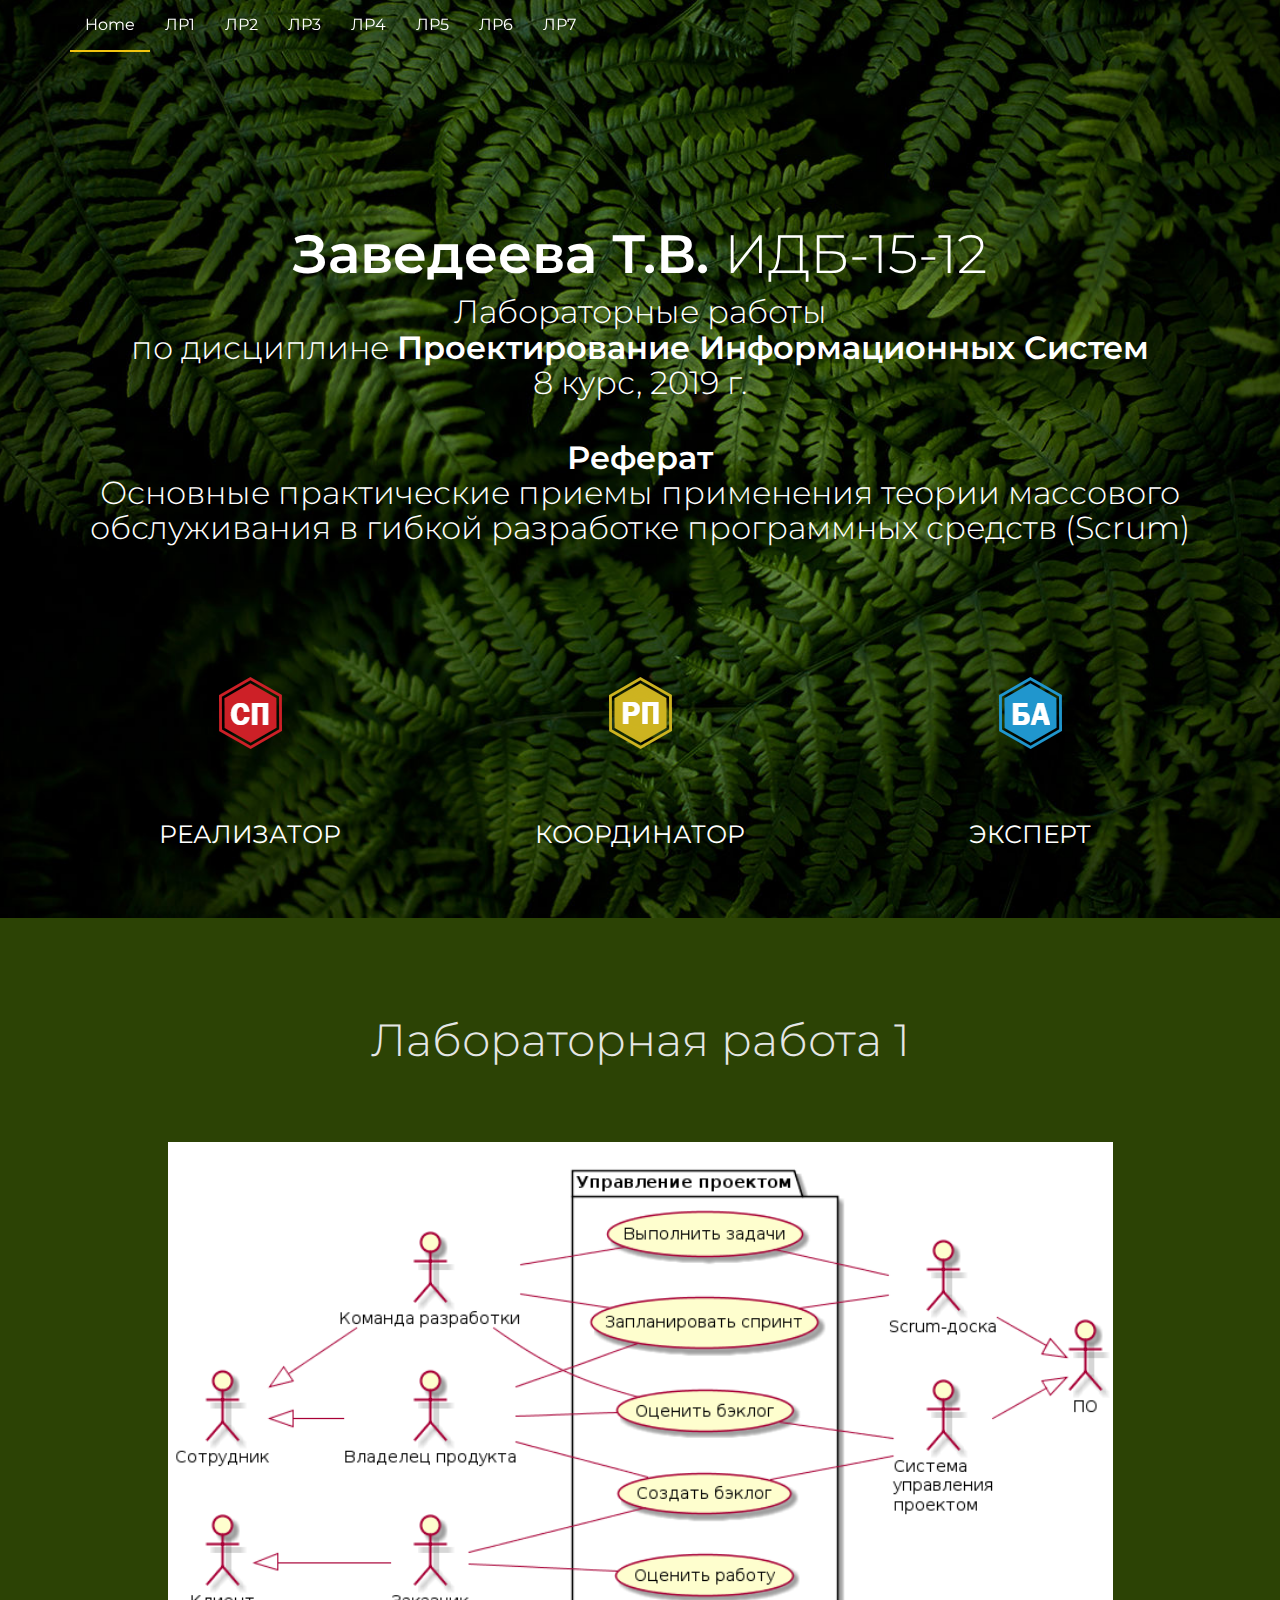
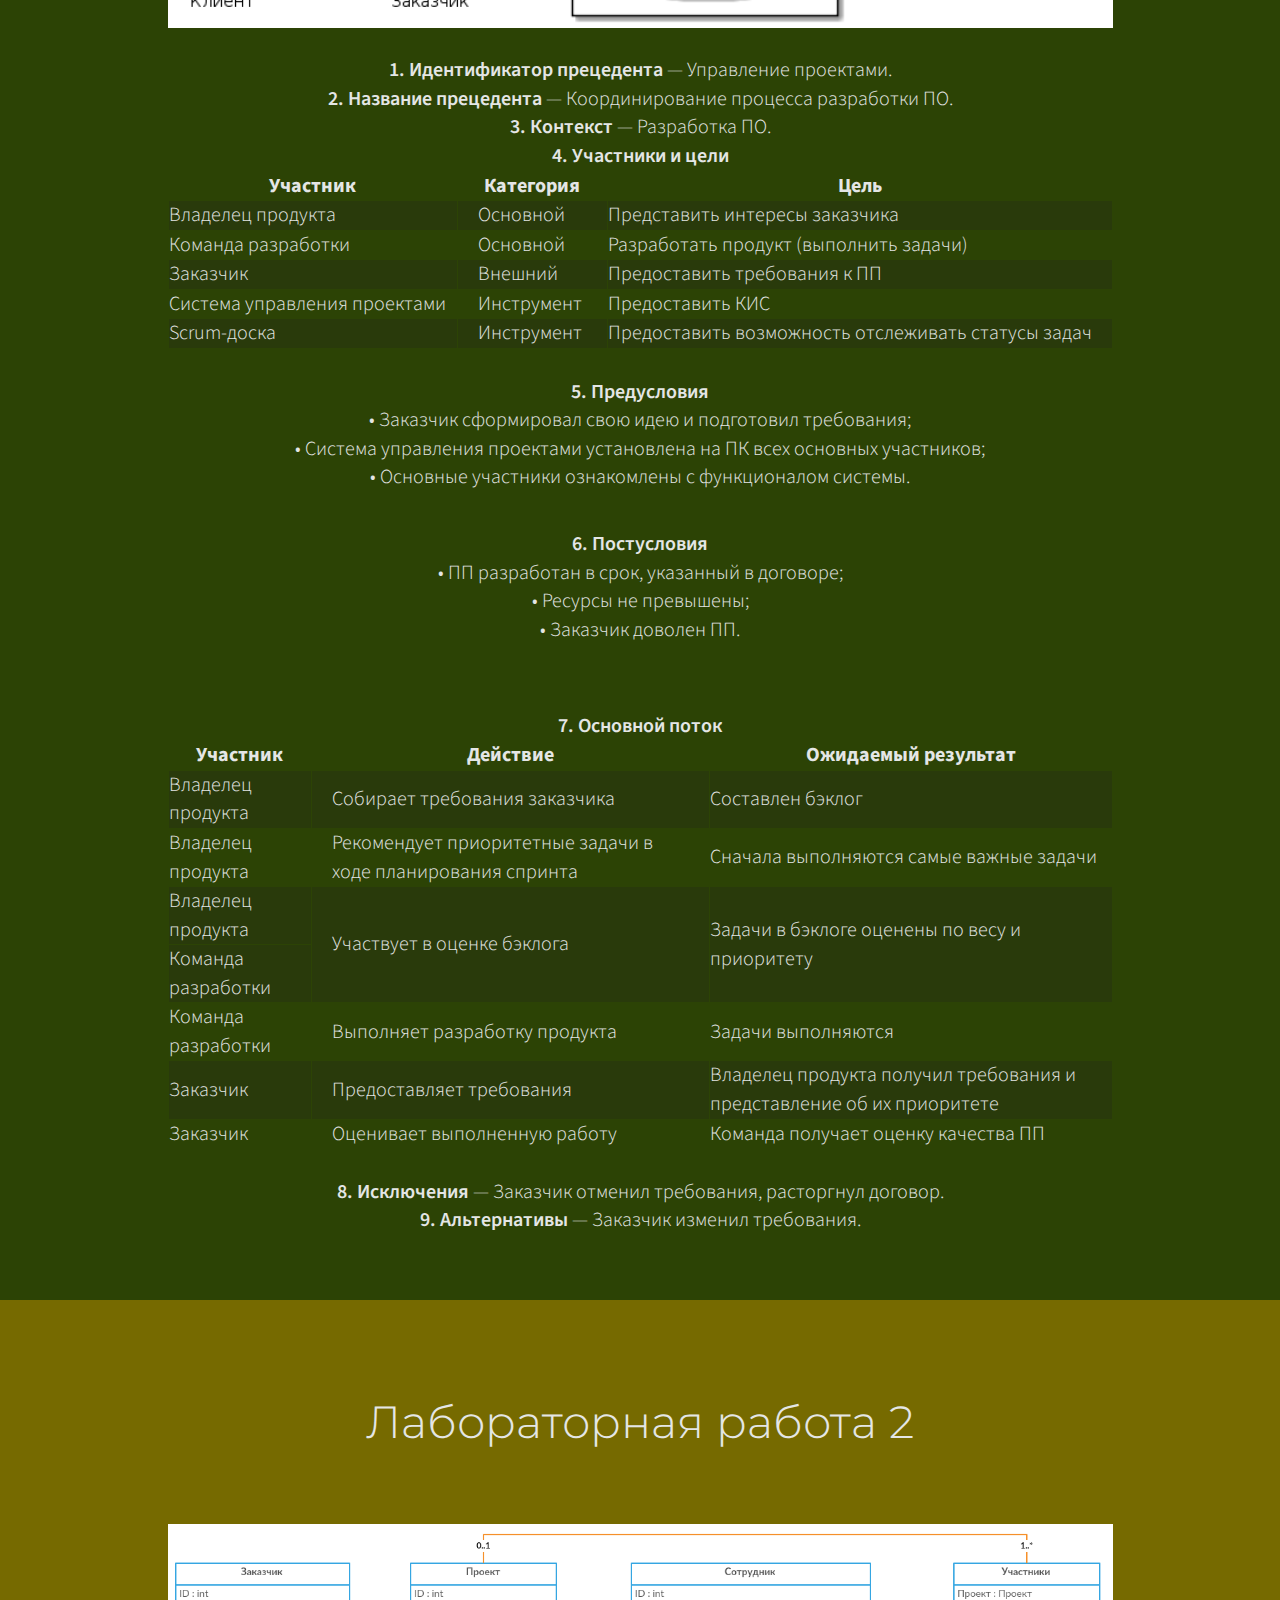
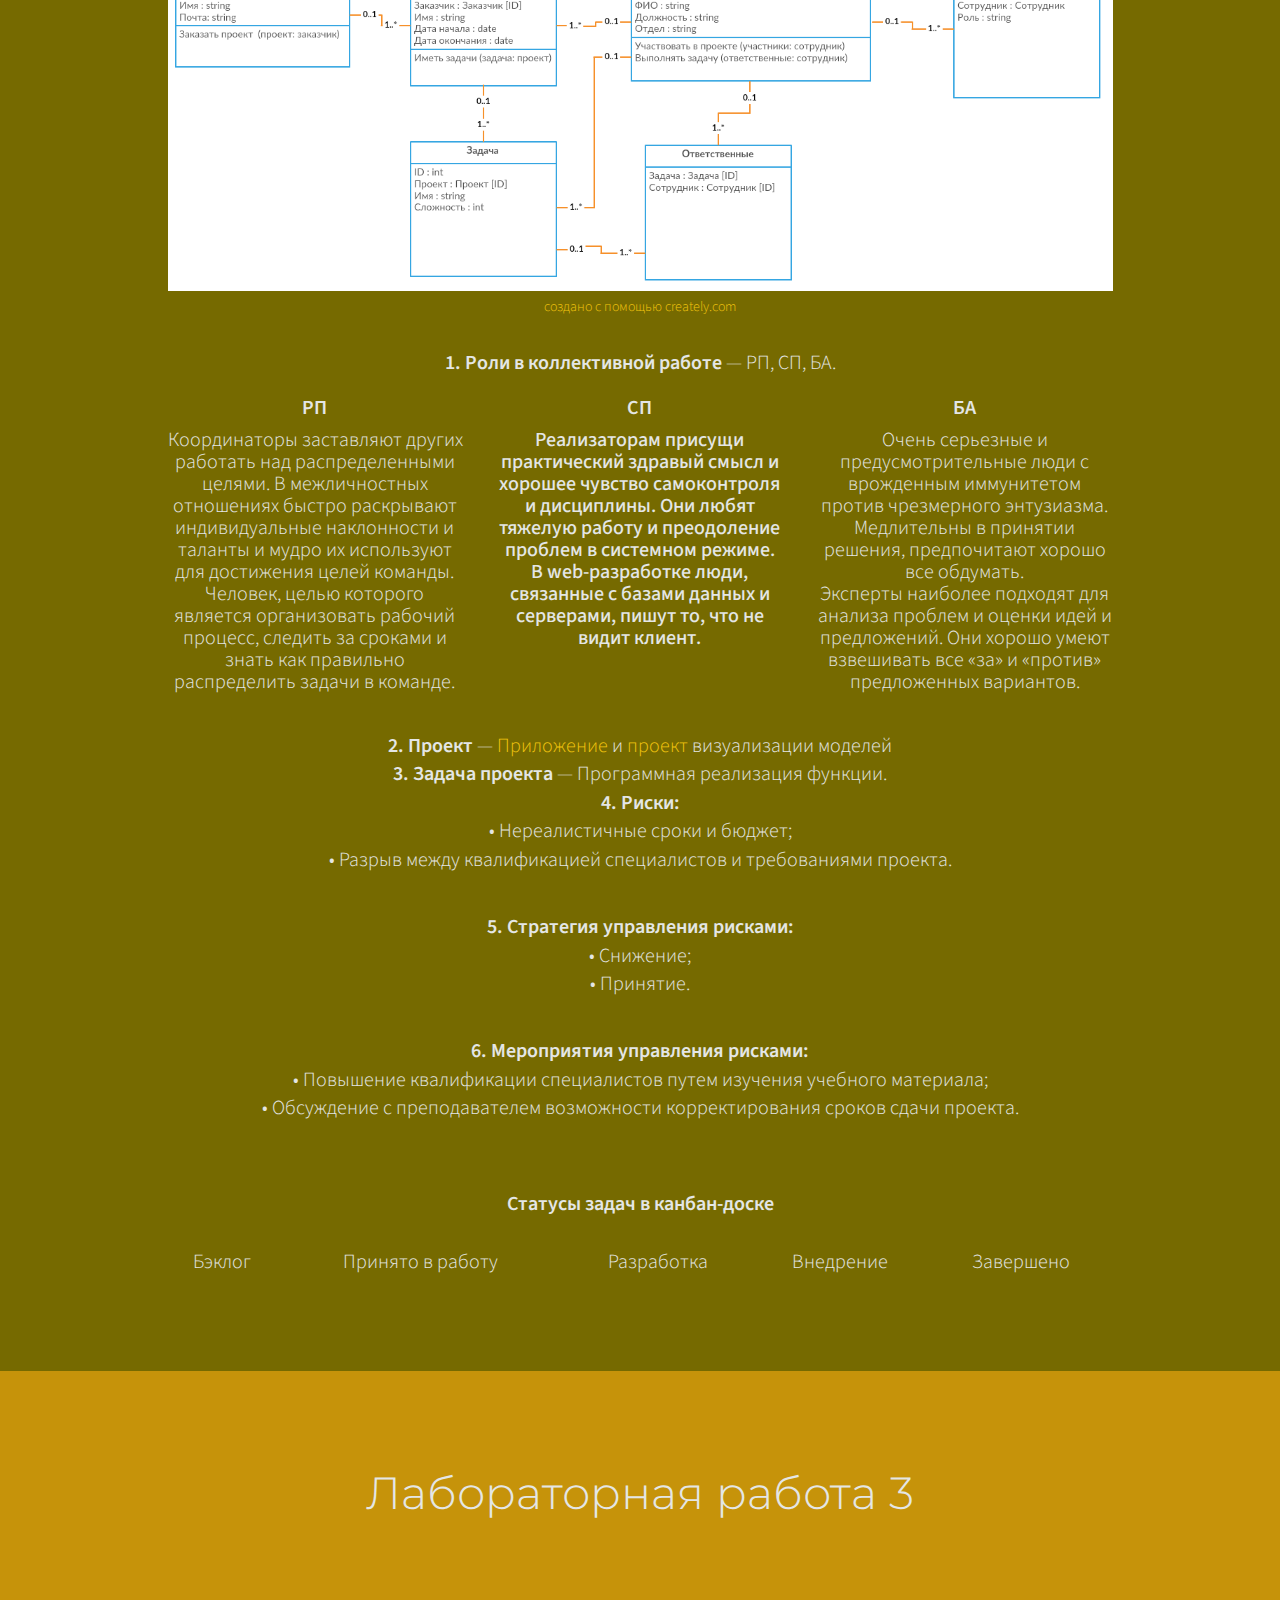
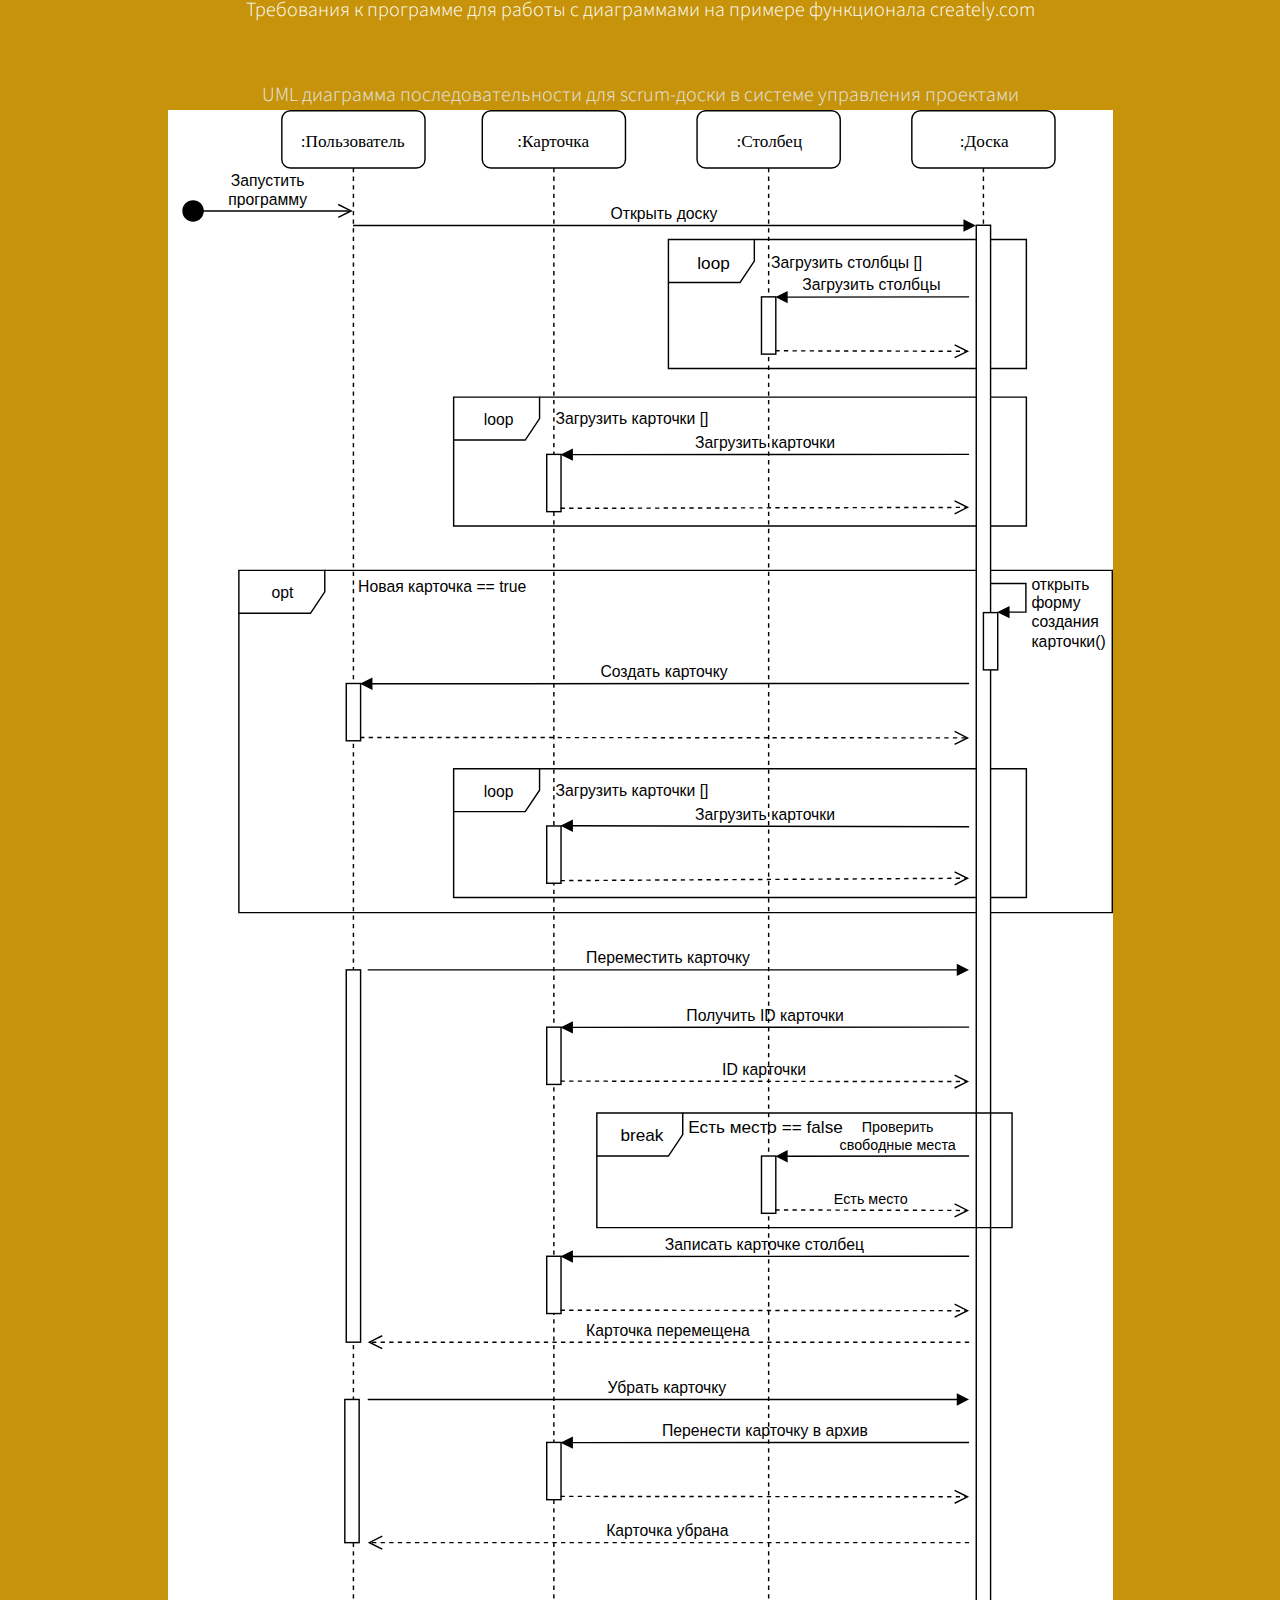
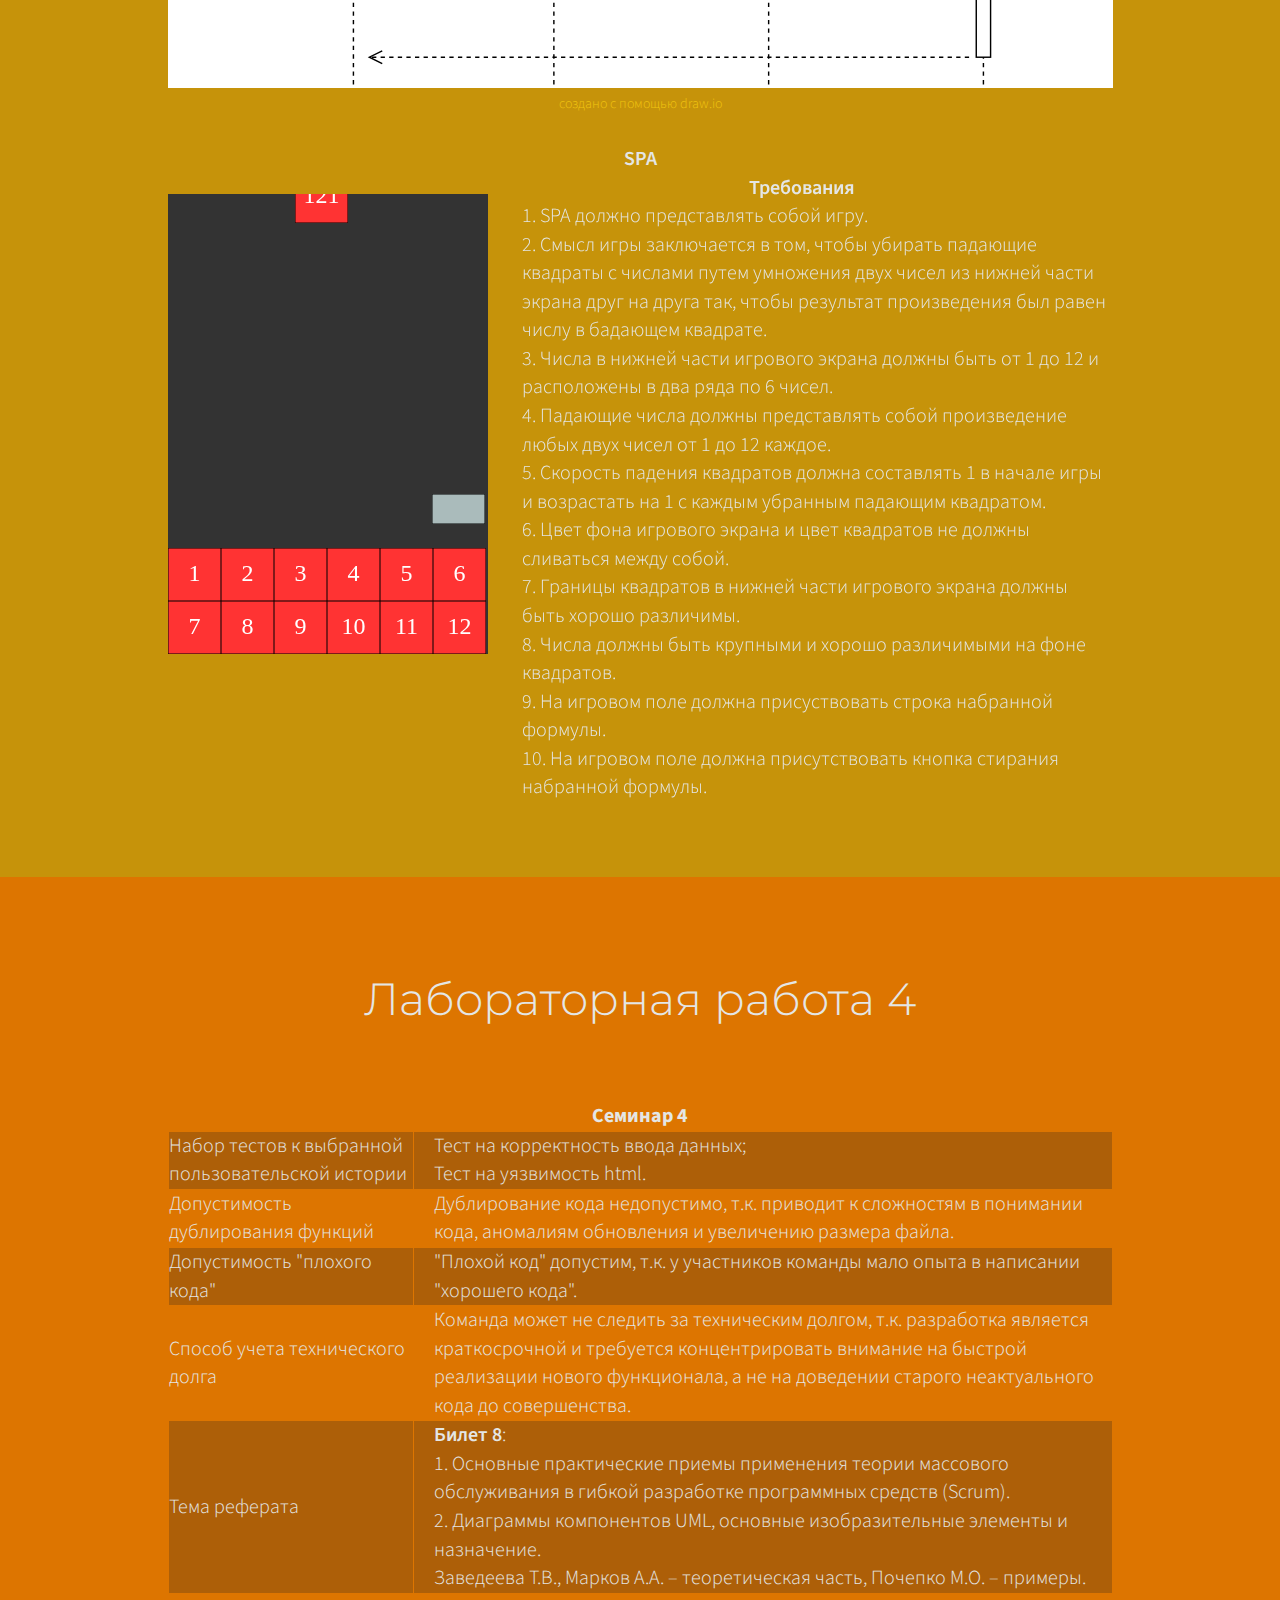
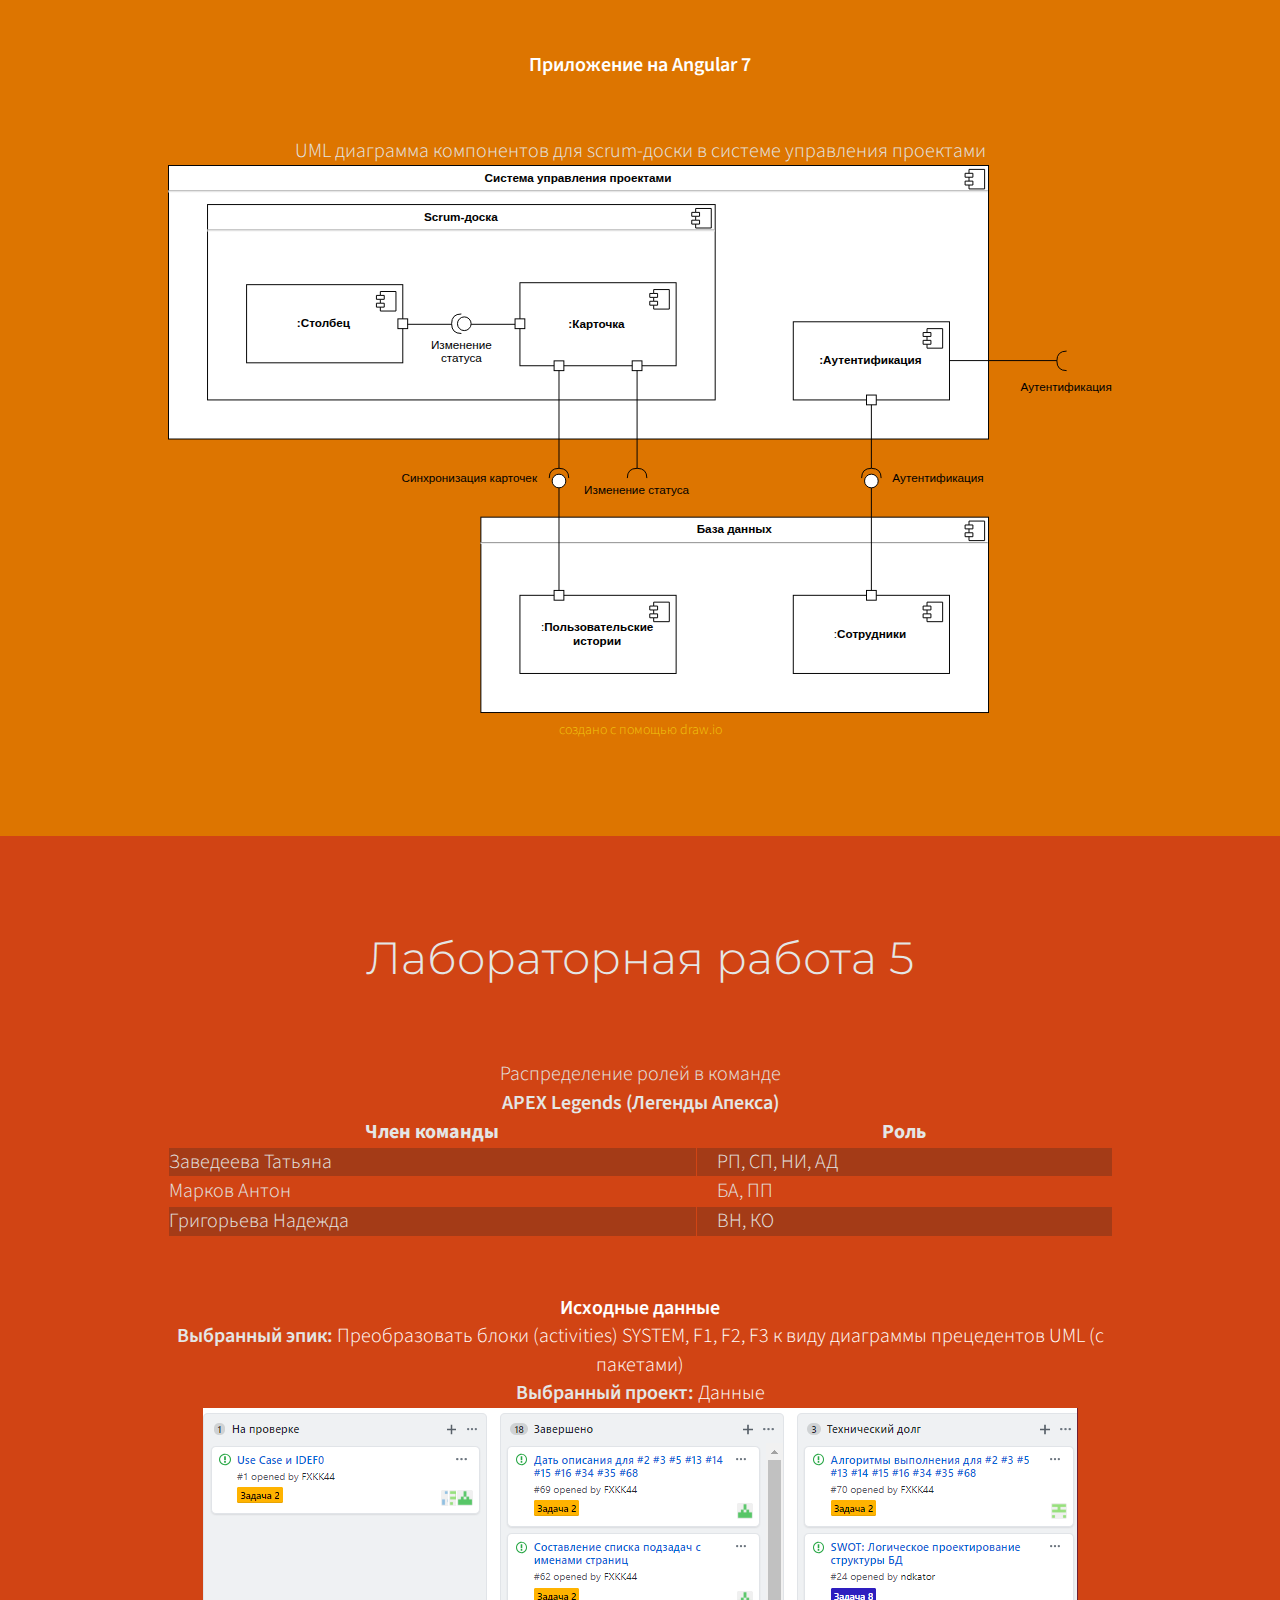
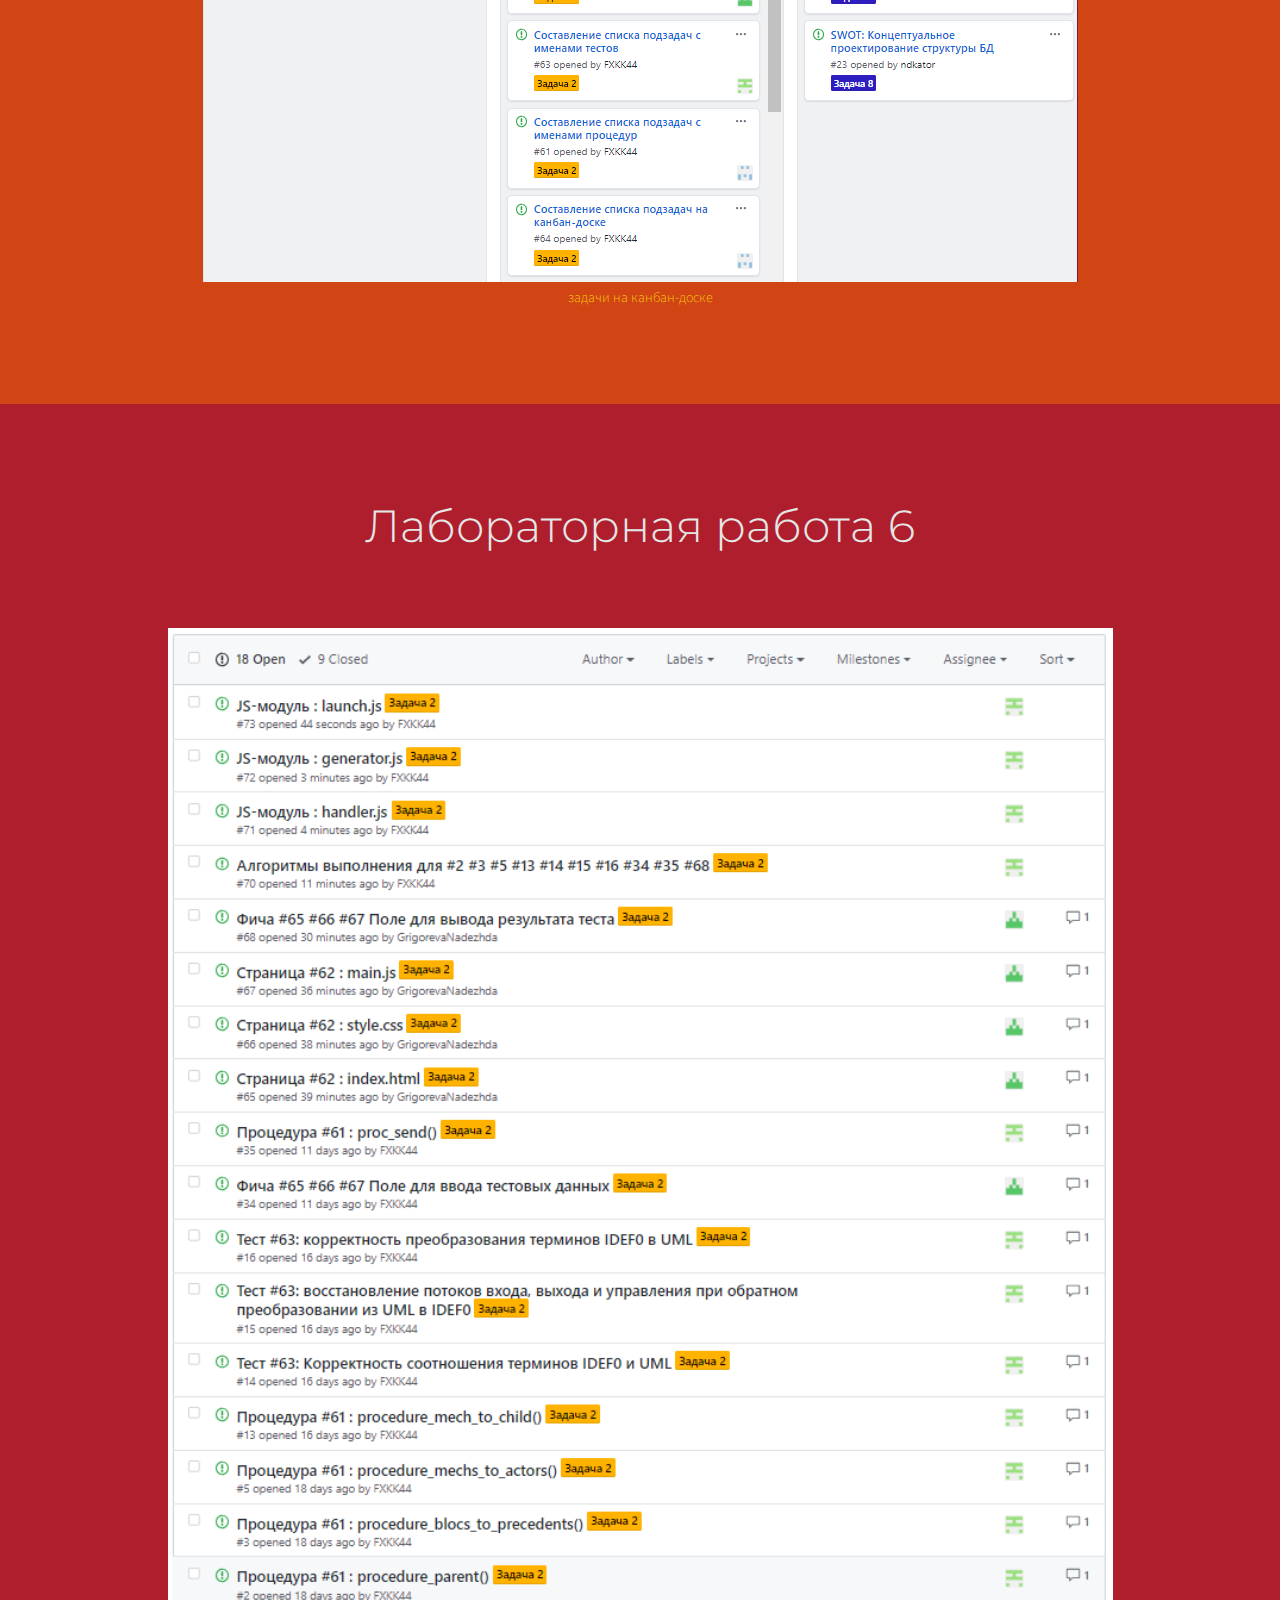
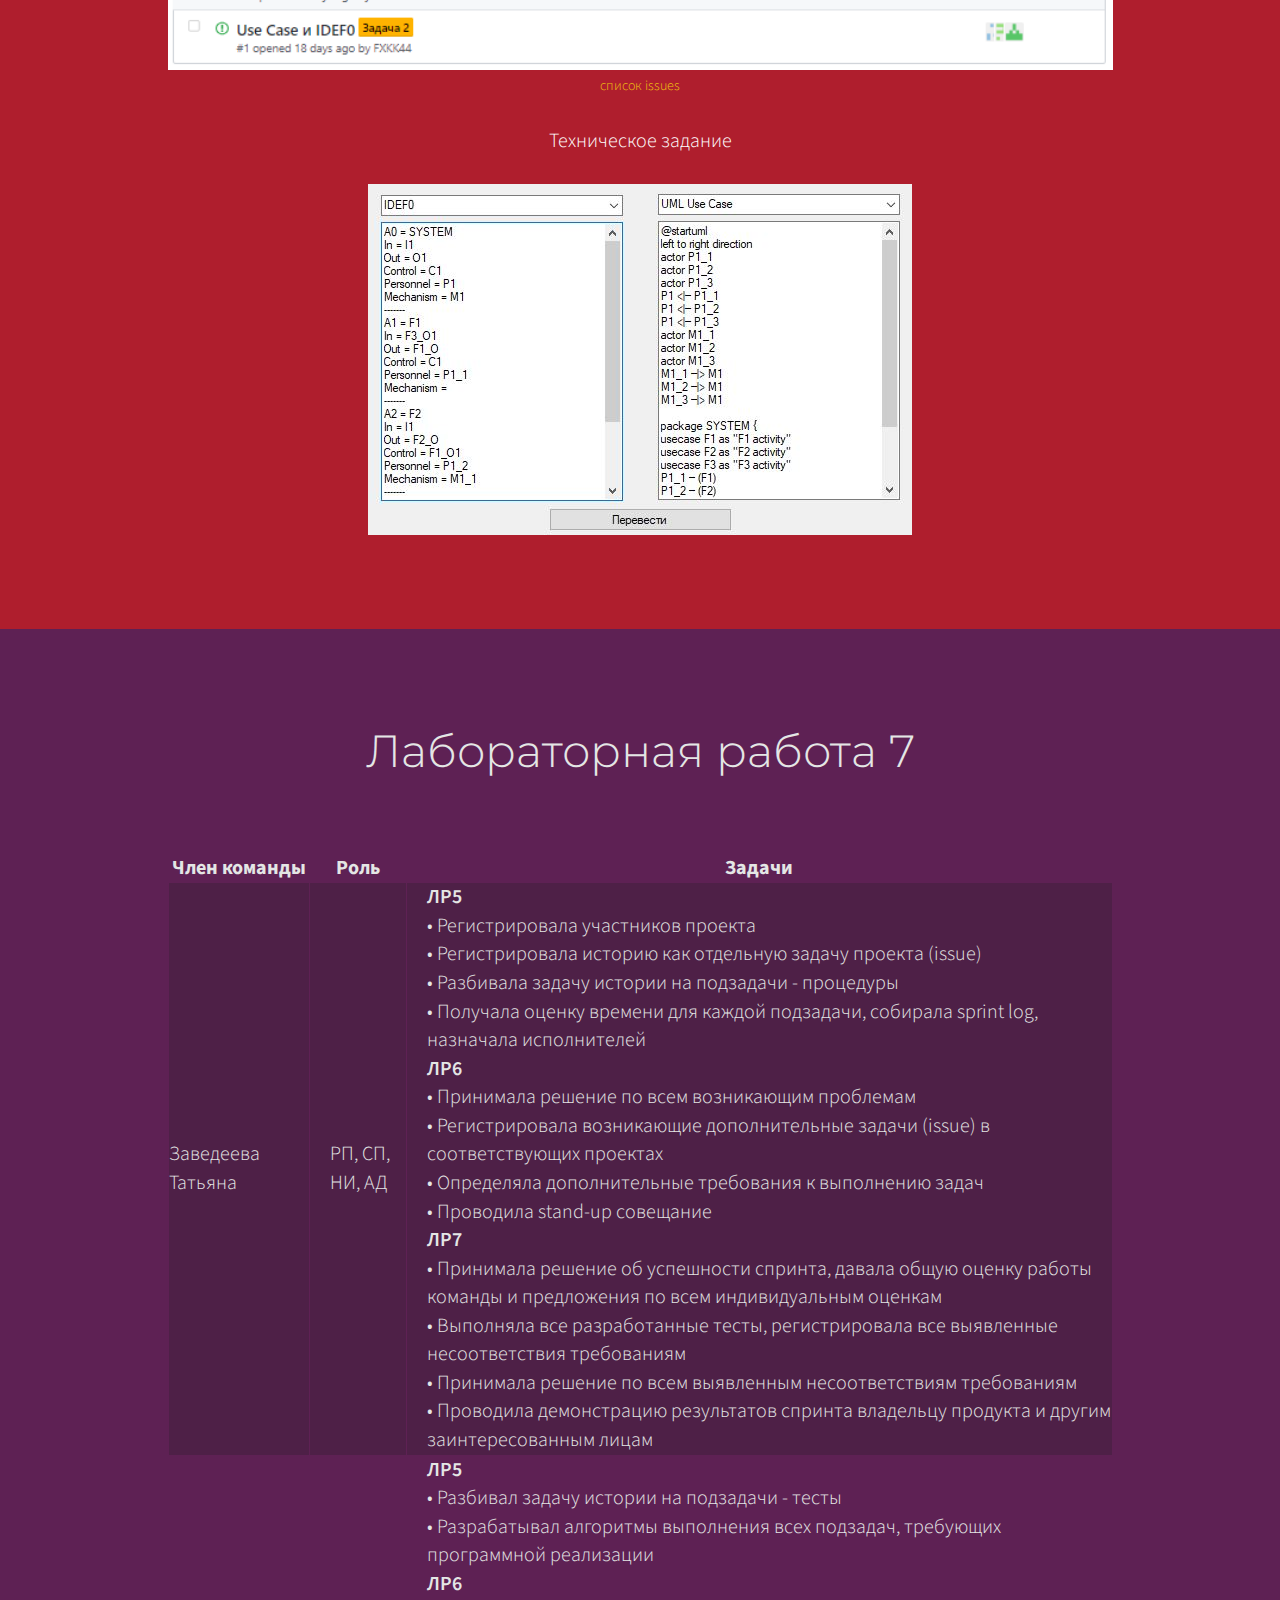
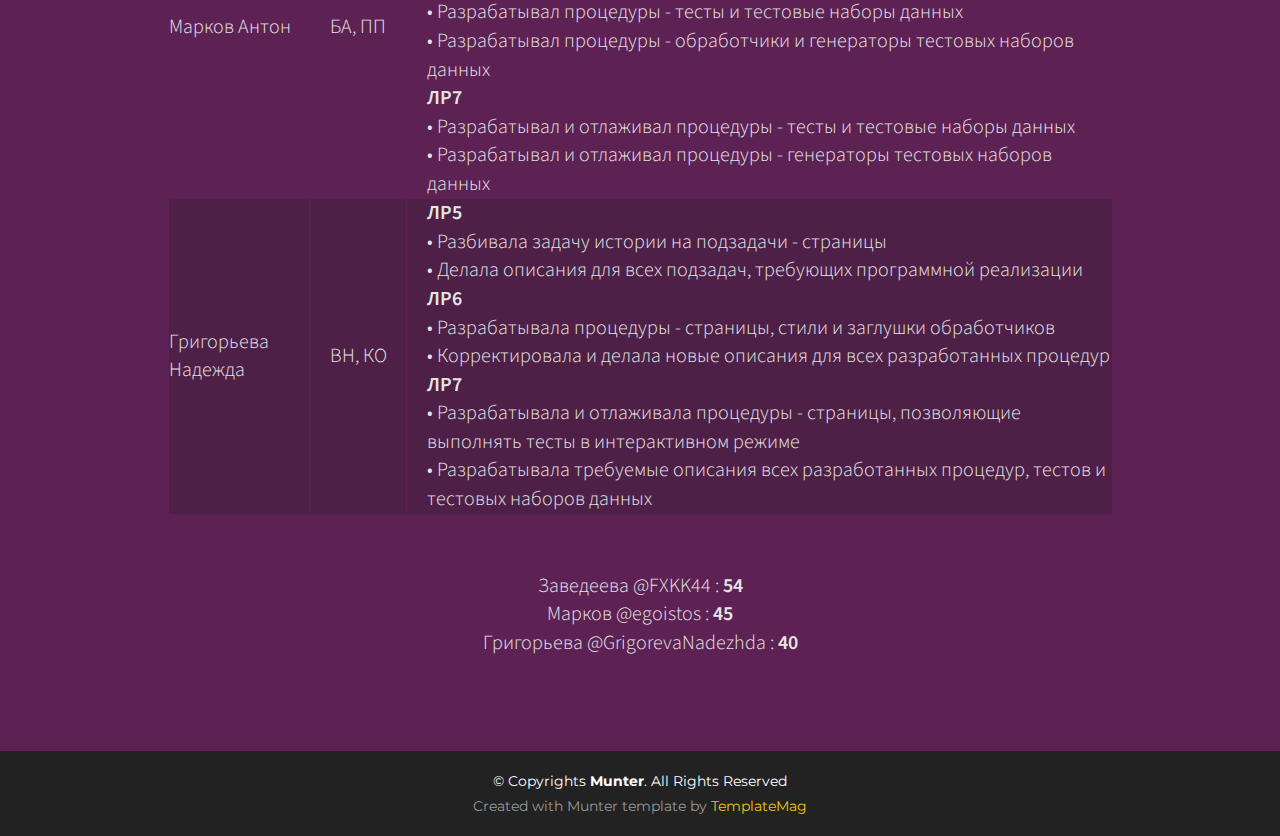
<file: index.html>
<!DOCTYPE html>
<html lang="en">
<head>
  <meta charset="utf-8">
  <title>Заведеева Т.В. ИДБ-15-12</title>
  <meta content="width=device-width, initial-scale=1.0" name="viewport">
  <meta content="" name="keywords">
  <meta content="" name="description">
  <meta name="viewport" content="width=device-width, initial-scale=1, user-scalable=no"/>
  <meta name="apple-mobile-web-app-capable" content="yes" />
  <meta name="apple-mobile-web-app-status-bar-style" content="black-translucent" />
  <link rel="stylesheet" media="all" href="css/multiply-defense.css">

  <!-- Favicons -->
  <link href="img/ok-hand-sign_1f44c.png" rel="icon">
  <link href="img/ok-hand-sign_1f44c.png" rel="apple-touch-icon">

  <!-- Google Fonts -->
  <!-- <link href="https://fonts.googleapis.com/css?family=Titillium+Web:400,600,300,200&subset=latin,latin-ext" rel="stylesheet"> -->
  <link href="https://fonts.googleapis.com/css?family=Montserrat:300,600|Source+Sans+Pro:300,600&amp;subset=cyrillic,cyrillic-ext" rel="stylesheet">
  <!-- <link href="https://fonts.googleapis.com/css?family=Source+Sans+Pro:300,600&amp;subset=cyrillic,cyrillic-ext" rel="stylesheet"> -->
	
  <!-- Bootstrap CSS File -->
  <link href="lib/bootstrap/css/bootstrap.min.css" rel="stylesheet">

  <!-- Libraries CSS Files -->
  <link href="lib/font-awesome/css/font-awesome.min.css" rel="stylesheet">
  <link href="lib/fancybox/fancybox.css" rel="stylesheet">

  <!-- Main Stylesheet File -->
  <link href="css/style.css" rel="stylesheet">

  <link rel="prefetch" href="img/zoom.png">
</head>

<body data-spy="scroll" data-offset="58" data-target="#navigation">

  <!-- Fixed navbar -->
  <div id="navigation" class="navbar navbar-fixed-top">
    <div class="container">
      <div class="navbar-header">
        <button type="button" class="navbar-toggle" data-toggle="collapse" data-target=".navbar-collapse">
          <i class="fa fa-bars"></i>
        </button>
      </div>
      <div class="navbar-collapse collapse">
        <ul class="nav navbar-nav">
          <li class="active"><a href="#intro" class="smoothscroll">Home</a></li>
          <li><a href="#lr1" class="smoothscroll">ЛР1</a></li>
          <li><a href="#lr2" class="smoothscroll">ЛР2</a></li>
          <li><a href="#lr3" class="smoothscroll">ЛР3</a></li>
          <li><a href="#lr4" class="smoothscroll">ЛР4</a></li>
          <li><a href="#lr5" class="smoothscroll">ЛР5</a></li>
          <li><a href="#lr6" class="smoothscroll">ЛР6</a></li>
          <li><a href="#lr7" class="smoothscroll">ЛР7</a></li>
        </ul>
      </div>
      <!--/.nav-collapse -->
    </div>
  </div>

  <!-- === MAIN Background === -->
  <div class="slide story" id="intro" data-slide="1">
    <div class="container">
      <div id="home-row-1" class="row clearfix">
        <div class="col-12">
          <h1 class="font-semibold">Заведеева Т.В. <span class="font-light">ИДБ-15-12</span></h1>
          <h4 class="font-light">Лабораторные работы<br>
            по дисциплине <span class="font-semibold">Проектирование Информационных Систем</span><br>
            8 курс, 2019 г.</h4>
          <br>
		  <h4 class="font-light"><span class="font-semibold">Реферат</span><br>
            <a href="https://github.com/stankin/design-2019/wiki/exam_08" style="color:#fff">Основные практические приемы применения теории массового обслуживания в гибкой разработке программных средств (Scrum)<br></h4>
		  <br>
          <br>
        </div>
        <!-- /col-12 -->
      </div>
      <!-- /row -->
      <div id="home-row-2" class="row clearfix">
        <div class="col-12 col-sm-4">
          <a href="#roles" class="smoothscroll navigation-slide-a"><div class="home-hover navigation-slide"><img src="img/s2.png"></div><span>РЕАЛИЗАТОР</span></a>
        </div>

        <div class="col-12 col-sm-4">
          <a href="#roles" class="smoothscroll navigation-slide-a"><div class="home-hover navigation-slide"><img src="img/s1.png"></div><span>КООРДИНАТОР</span></a>
        </div>

        <div class="col-12 col-sm-4">
          <a href="#roles" class="smoothscroll navigation-slide-a"><div class="home-hover navigation-slide"><img src="img/s3.png"></div><span>ЭКСПЕРТ</span></a>
        </div>
      </div>
      <!-- /row -->
    </div>
    <!-- /container -->
  </div>
  <!-- /slide1 -->

    <!-- === Slide LR1 === -->
  <div class="slide story" id="lr1" data-slide="2">
    <div class="container">
      <div class="row title-row">
        <div class="col-12 font-light">Лабораторная работа 1</div>
      </div>
      <!-- /row -->
      <div class="row line-row">
        <div class="hr">&nbsp;</div>
      </div>
      <!-- /row -->
      <div class="row subtitle-row">
        <div class="col-sm-1 hidden-sm">&nbsp;</div>
        <div class="col-12 col-sm-10 font-regular">
					<img style="width: 100%;" src="img/plantuml.png"><br/><br/>
					<span class="font-black">1. Идентификатор прецедента</span> — Управление проектами.<br/> 
          <span class="font-black">2. Название прецедента</span> — Координирование процесса разработки ПО.<br/>
          <span class="font-black">3. Контекст</span> — Разработка ПО.<br/>
          <span class="font-black">4. Участники и цели</span><br/>
<table style="width:100%;border-collapse: collapse; border: solid transparent 1.0pt;" border="1" cellspacing="20" cellpadding="5">
	<thead>
		<tr>
			<th style="text-align: center;" scope="col">Участник</th>
			<th style="text-align: center;" scope="col">Категория</th>
			<th style="text-align: center;" scope="col">Цель</th>
		</tr>
	</thead>
	<tbody>
		<tr style="background: #21212140">
			<td style="text-align: left;">Владелец продукта</td>
			<td style="text-align: left;padding-left: 20px;padding-right: 20px;">Основной</td>
			<td style="text-align: left;">Представить интересы заказчика</td>
		</tr>
		<tr>
			<td style="text-align: left;">Команда разработки</td>
			<td style="text-align: left;padding-left: 20px;padding-right: 20px;">Основной</td>
			<td style="text-align: left;">Разработать продукт (выполнить задачи)</td>
		</tr>
		<tr style="background: #21212140">
			<td style="text-align: left;">Заказчик</td>
			<td style="text-align: left;padding-left: 20px;padding-right: 20px;">Внешний</td>
			<td style="text-align: left;">Предоставить требования к ПП</td>
		</tr>
		<tr>
			<td style="text-align: left;">Система управления проектами</td>
			<td style="text-align: left;padding-left: 20px;padding-right: 20px;">Инструмент</td>
			<td style="text-align: left;">Предоставить КИС</td>
		</tr>
		<tr style="background: #21212140">
			<td style="text-align: left;">Scrum-доска</td>
			<td style="text-align: left;padding-left: 20px;padding-right: 20px;">Инструмент</td>
			<td style="text-align: left;">Предоставить возможность отслеживать статусы задач</td>
		</tr>
	</tbody>
</table><br/>
          <span class="font-black">5. Предусловия</span><br/>
					<ul type="none" style="padding-left: 0px;">
						<li>• Заказчик сформировал свою идею&nbsp;и подготовил требования;</li>
						<li>• Система управления проектами установлена на ПК всех основных участников;</li>
						<li>• Основные участники ознакомлены с функционалом системы.</li>
					</ul><br/>
          <span class="font-black">6. Постусловия</span><br/>
					<ul type="none" style="padding-left: 0px;">
						<li>• ПП разработан в срок, указанный в договоре;</li>
						<li>• Ресурсы не превышены;</li>
						<li>• Заказчик доволен ПП.</li>
					</ul><br/><br/>
          <span class="font-black">7. Основной поток</span><br/>
		
<table style="width:100%;border-collapse: collapse; border: solid transparent 1.0pt;" border="1" cellspacing="20" cellpadding="5" >
	<thead>
		<tr>
			<th style="text-align: center;" scope="col">Участник</th>
			<th style="text-align: center;" scope="col">Действие</th>
			<th style="text-align: center;" scope="col">Ожидаемый результат</th>
		</tr>
	</thead>
	<tbody>
		<tr style="background: #21212140">
			<td style="text-align: left;">Владелец продукта</td>
			<td style="text-align: left;padding-left: 20px;padding-right: 20px;">Собирает требования заказчика</td>
			<td style="text-align: left;">Составлен бэклог</td>
		</tr>
		<tr>
			<td style="text-align: left;">Владелец продукта</td>
			<td style="text-align: left;padding-left: 20px;padding-right: 20px;">Рекомендует приоритетные задачи в ходе планирования спринта</td>
			<td style="text-align: left;">Сначала выполняются самые важные задачи</td>
		</tr>
		<tr style="background: #21212140">
			<td style="text-align: left;">Владелец продукта</td>
			<td rowspan="2" style="text-align: left;padding-left: 20px;padding-right: 20px;">Участвует в оценке бэклога</td>
			<td rowspan="2" style="text-align: left;">Задачи в бэклоге оценены по весу и приоритету</td>
		</tr>
		<tr style="background: #21212140">
			<td style="text-align: left;">Команда разработки</td>
			<!-- <td style="text-align: left;">Участвует в оценке бэклога</td>
			<td style="text-align: left;">Задачи в бэклоге оценены по весу и приоритету</td> -->
		</tr>
		<tr>
			<td style="text-align: left;">Команда разработки</td>
			<td style="text-align: left;padding-left: 20px;padding-right: 20px;">Выполняет разработку продукта</td>
			<td style="text-align: left;">Задачи выполняются</td>
		</tr>
		<tr style="background: #21212140">
			<td style="text-align: left;">Заказчик</td>
			<td style="text-align: left;padding-left: 20px;padding-right: 20px;">Предоставляет требования</td>
			<td style="text-align: left;">Владелец продукта получил требования и представление об их приоритете</td>
		</tr>
		<tr>
			<td style="text-align: left;">Заказчик</td>
			<td style="text-align: left;padding-left: 20px;padding-right: 20px;">Оценивает выполненную работу</td>
			<td style="text-align: left;">Команда получает оценку качества ПП</td>
		</tr>
	</tbody>
</table><br/>
          <span class="font-black">8. Исключения</span> — Заказчик отменил требования, расторгнул договор.<br/>
          <span class="font-black">9. Альтернативы</span> — Заказчик изменил требования.<br/>
        </div>
        <div class="col-sm-1 hidden-sm">&nbsp;</div>
      </div>
      <!-- /row -->
    </div>
    <!-- /container -->
  </div>
  <!-- /slide LR1 -->
  
      <!-- === Slide LR2 === -->
  <div class="slide story" id="lr2" data-slide="3">
    <div class="container">
      <div class="row title-row">
        <div class="col-12 font-light">Лабораторная работа 2</div>
      </div>
      <!-- /row -->
      <div class="row line-row">
        <div class="hr">&nbsp;</div>
      </div>
      <!-- /row -->
      <div class="row subtitle-row">
        <div class="col-sm-1 hidden-sm">&nbsp;</div>
        <div class="col-12 col-sm-10 font-regular">
		<a style="color: #f1c40f; font-size: 14px" href="https://creately.com/"><img style="width: 100%;" src="img/rrr.png"><br/>
		создано с помощью creately.com</a><br/><br/>
          <span class="font-black">1. Роли в коллективной работе</span> — РП, СП, БА.<br/>
						<div class="row content-row" id="roles">
							<div class="col-12 col-lg-4 col-sm-4">
								<h2 class="font-black">РП</h2>
								<h4 class="font-regular">Координаторы заставляют других работать над распределенными целями. В межличностных отношениях быстро раскрывают индивидуальные наклонности и таланты и мудро их используют для достижения целей команды.<br/>Человек, целью которого является организовать рабочий процесс, следить за сроками и знать как правильно распределить задачи в команде.</h4>
							</div>
							<!-- /col12 -->
							<div class="col-12 col-lg-4 col-sm-4">
								<h2 class="font-black">СП</h2>
								<h4 class="font-thin" style="font-size: 20px">Реализаторам присущи практический здравый смысл и хорошее чувство самоконтроля и дисциплины. Они любят тяжелую работу и преодоление проблем в системном режиме.<br/>В web-разработке люди, связанные с базами данных и серверами, пишут то, что не видит клиент.</h4>
							</div>
							<!-- /col12 -->
							<div class="col-12 col-lg-4 col-sm-4">
								<h2 class="font-black">БА</h2>
								<h4 class="font-regular">Очень серьезные и предусмотрительные люди с врожденным иммунитетом против чрезмерного энтузиазма. Медлительны в принятии решения, предпочитают хорошо все обдумать.<br/>Эксперты наиболее подходят для анализа проблем и оценки идей и предложений. Они хорошо умеют взвешивать все «за» и «против» предложенных вариантов.</h4>
							</div>
							<!-- /col12 -->
						</div><br/>
					<span class="font-black">2. Проект</span> — <a href="https://github.com/stankin/oop-app/tree/master" style="color: #f1c40f;">Приложение</a> и <a href="https://github.com/stankin/oop-app/projects/1" style="color: #f1c40f;">проект</a> визуализации моделей<br/>
					<span class="font-black">3. Задача проекта</span> — Программная реализация функции.<br/>
					<span class="font-black">4. Риски:</span><br/>
						<ul type="none" style="padding-left: 0px;">
							<li>• Нереалистичные сроки и бюджет;</li>
							<li>• Разрыв между квалификацией специалистов и требованиями проекта.</li>
						</ul><br/>
					<span class="font-black">5. Стратегия управления рисками:</span><br/>
						<ul type="none" style="padding-left: 0px;">
							<li>• Снижение;</li>
							<li>• Принятие.</li>
						</ul><br/>
					<span class="font-black">6. Мероприятия управления рисками:</span><br/>
						<ul type="none" style="padding-left: 0px;">
							<li>• Повышение квалификации специалистов путем изучения учебного материала;</li>
							<li>• Обсуждение с преподавателем возможности корректирования сроков сдачи проекта.</li>
						</ul><br/><br/>
					<span class="font-black">Статусы задач в канбан-доске</span><br/><br/>
					
					<table style="width:100%;border-collapse: collapse; border: solid transparent 1.0pt;" border="1" cellspacing="20" cellpadding="5">
						<tbody>
							<tr>
								<td style="text-align: center;" scope="col">Бэклог</td>
								<td style="text-align: center;" scope="col">Принято в работу</td>
								<td style="text-align: center;" scope="col">Разработка</td>
								<td style="text-align: center;" scope="col">Внедрение</td>
								<td style="text-align: center;" scope="col">Завершено</td>
							</tr>
						</tbody>
					</table>
					<br/>

        </div>
        <div class="col-sm-1 hidden-sm">&nbsp;</div>
      </div>
      <!-- /row -->
    </div>
    <!-- /container -->
  </div>
  <!-- /slide LR2 -->
  
<!-- === Slide LR3 === -->
  <div class="slide story" id="lr3" data-slide="4">
    <div class="container">
      <div class="row title-row">
        <div class="col-12 font-light">Лабораторная работа 3</div>
      </div>
      <!-- /row -->
      <div class="row line-row">
        <div class="hr">&nbsp;</div>
      </div>
      <!-- /row -->
      <div class="row subtitle-row">
        <div class="col-sm-1 hidden-sm">&nbsp;</div>
        <div class="col-12 col-sm-10 font-regular">
          <a style="color: #fff;" href="https://github.com/stankin/design-2019/wiki/sem3#Требования-к-программе-для-работы-с-диаграммами-от-Заведеевой-ТВ-ИДБ-15-12">Требования к программе для работы с диаграммами на примере функционала creately.com</a><br/><br/><br/>
			
			UML диаграмма последовательности для scrum-доски в системе управления проектами<br/>
			<a style="color: #f1c40f; font-size: 14px" href="https://www.draw.io"><img style="width: 100%;" src="img/seq_diagram.svg"><br/>
		создано с помощью draw.io</a><br/><br/>
		
		<span class="font-black">SPA</span> 
<div class="row content-row">
  <div class="col-12 col-lg-4">
      <canvas id="game-canvas" width="320" height="460"></canvas>
  </div>
  <div class="col-12 col-lg-8"><span class="font-black">Требования</span><br>
	<ul type="none" style="padding-left: 30px; text-align: left">
		<li>1. SPA должно представлять собой игру. </li>
		<li>2. Смысл игры заключается в том, чтобы убирать падающие квадраты с числами путем умножения двух чисел из нижней части экрана друг на друга так, чтобы результат произведения был равен числу в бадающем квадрате. </li>
    		<li>3. Числа в нижней части игрового экрана должны быть от 1 до 12 и расположены в два ряда по 6 чисел. </li>
    		<li>4. Падающие числа должны представлять собой произведение любых двух чисел от 1 до 12 каждое. </li>
    		<li>5. Скорость падения квадратов должна составлять 1 в начале игры и возрастать на 1 с каждым убранным падающим квадратом. </li>
    		<li>6. Цвет фона игрового экрана и цвет квадратов не должны сливаться между собой. </li>
    		<li>7. Границы квадратов в нижней части игрового экрана должны быть хорошо различимы. </li>
    		<li>8. Числа должны быть крупными и хорошо различимыми на фоне квадратов. </li>
    		<li>9. На игровом поле должна присуствовать строка набранной формулы. </li>
    		<li>10. На игровом поле должна присутствовать кнопка стирания набранной формулы. </li>
	</ul>
</div>
</div>
		<!-- <div id="fps">0.00</div> -->

		<script src="vendors/jquery-1.7.1.min.js"></script>
		<script src="vendors/easeljs-0.4.min.js"></script>
		<script src="vendors/underscore-1.3.1.min.js"></script>
		<script src='js/multiply-defense.js'></script>

        </div>
        <div class="col-sm-1 hidden-sm">&nbsp;</div>
      </div>
      <!-- /row -->
    </div>
    <!-- /container -->
  </div>
<!-- /slide LR3 -->
  
<!-- === Slide LR4 === -->
  <div class="slide story" id="lr4" data-slide="5">
    <div class="container">
      <div class="row title-row">
        <div class="col-12 font-light">Лабораторная работа 4</div>
      </div>
      <!-- /row -->
      <div class="row line-row">
        <div class="hr">&nbsp;</div>
      </div>
      <!-- /row -->
      <div class="row subtitle-row">
        <div class="col-sm-1 hidden-sm">&nbsp;</div>
        <div class="col-12 col-sm-10 font-regular">
          <table style="width:100%;border-collapse: collapse; border: solid transparent 1.0pt;" border="1" cellspacing="20" cellpadding="5">
	<thead>
		<tr>
			<th colspan="2" style="text-align: center;" scope="col">Семинар 4</th>
			<!-- <th style="text-align: center;" scope="col">Категория</th> -->
		</tr>
	</thead>
	<tbody>
		<tr style="background: #21212140">
			<td style="text-align: left;">Набор тестов к выбранной пользовательской истории</td>
			<td style="text-align: left;padding-left: 20px;">Тест на корректность ввода данных; <br/>Тест на уязвимость html.</td>
		</tr>
		<tr>
			<td style="text-align: left;">Допустимость дублирования функций</td>
			<td style="text-align: left;padding-left: 20px;">Дублирование кода недопустимо, т.к. приводит к сложностям в понимании кода, аномалиям обновления и увеличению размера файла.</td>
		</tr>
		<tr style="background: #21212140">
			<td style="text-align: left;">Допустимость "плохого кода"</td>
			<td style="text-align: left;padding-left: 20px;">"Плохой код" допустим, т.к. у участников команды мало опыта в написании "хорошего кода".</td>
		</tr>
		<tr>
			<td style="text-align: left;">Способ учета технического долга</td>
			<td style="text-align: left;padding-left: 20px;">Команда может не следить за техническим долгом, т.к. разработка является краткосрочной и требуется концентрировать внимание на быстрой реализации нового функционала, а не на доведении старого неактуального кода до совершенства. </td>
		</tr>
		<tr style="background: #21212140">
			<td style="text-align: left;">Тема реферата</td>
			<td style="text-align: left;padding-left: 20px;"><span class="font-black">Билет 8</span>: <br/>
			1. Основные практические приемы применения теории массового обслуживания в гибкой разработке программных средств (Scrum).<br/>
			2. Диаграммы компонентов UML, основные изобразительные элементы и назначение.<br/>
			Заведеева Т.В., Марков А.А. – теоретическая часть, Почепко М.О. – примеры.</td>
		</tr>
	</tbody>
</table><br/><br/>
		
		<span class="font-black"><a style="color: #fff;" href="https://egoistos.github.io/client/">Приложение на Angular 7</a></span><br/><br/><br/>
		UML диаграмма компонентов для scrum-доски в системе управления проектами<br/>
		<a style="color: #f1c40f; font-size: 14px" href="https://www.draw.io"><img style="width: 100%;" src="img/uml_components.svg"><br/>
		создано с помощью draw.io</a><br/><br/>
        </div>
        <div class="col-sm-1 hidden-sm">&nbsp;</div>
      </div>
      <!-- /row -->
    </div>
    <!-- /container -->
  </div>
<!-- /slide LR4 -->
  
  <!-- === Slide LR5 === -->
  <div class="slide story" id="lr5" data-slide="6">
    <div class="container">
      <div class="row title-row">
        <div class="col-12 font-light">Лабораторная работа 5</div>
      </div>
      <!-- /row -->
      <div class="row line-row">
        <div class="hr">&nbsp;</div>
      </div>
      <!-- /row -->
      <div class="row subtitle-row">
        <div class="col-sm-1 hidden-sm">&nbsp;</div>
        <div class="col-12 col-sm-10 font-regular">
			Распределение ролей в команде<br/><span class="font-black">APEX Legends (Легенды Апекса)</span><br/>
				<table style="width:100%;border-collapse: collapse; border: solid transparent 1.0pt;" border="1" cellspacing="20" cellpadding="5">
					<thead>
						<tr>
							<th style="text-align: center;" scope="col">Член команды</th>
							<th style="text-align: center;" scope="col">Роль</th>
						</tr>
					</thead>
					<tbody>
						<tr style="background: #21212140">
							<td style="text-align: left;">Заведеева Татьяна</td>
							<td style="text-align: left;padding-left: 20px;">РП, СП, НИ, АД</td>
						</tr>
						<tr>
							<td style="text-align: left;">Марков Антон</td>
							<td style="text-align: left;padding-left: 20px;">БА, ПП</td>
						</tr>
						<tr style="background: #21212140">
							<td style="text-align: left;">Григорьева Надежда</td>
							<td style="text-align: left;padding-left: 20px;">ВН, КО</td>
						</tr>
					</tbody>
				</table><br/><br/>
			
			<a style="color: #fff;" href="https://okoff.gitbooks.io/proektirovanie-is/content/prilozhenie-1.html"><span class="font-black">Исходные данные</span></a><br/>
			<span class="font-black">Выбранный эпик:</span> <a style="color: #fff;" href="https://github.com/stankin/oop-2018/wiki/Задача-№2-(Диаграмма-прецедентов)">Преобразовать блоки (activities) SYSTEM, F1, F2, F3 к виду диаграммы прецедентов UML (с пакетами)</a><br/>
			<span class="font-black">Выбранный проект:</span> <a style="color: #fff;" href="https://github.com/stankin/oop-model">Данные</a><br/>
			
			<!-- Название картинки<br/> -->
			<a style="color: #f1c40f; font-size: 14px" href="https://github.com/stankin/oop-model/projects/1"><img src="img/5ЛР.PNG"><br/>
			задачи на канбан-доске</a><br/><br/>	
        </div>
        <div class="col-sm-1 hidden-sm">&nbsp;</div>
      </div>
      <!-- /row -->
    </div>
    <!-- /container -->
  </div>
<!-- /slide LR5 -->
  
    <!-- === Slide LR6 === -->
  <div class="slide story" id="lr6" data-slide="7">
    <div class="container">
      <div class="row title-row">
        <div class="col-12 font-light">Лабораторная работа 6</div>
      </div>
      <!-- /row -->
      <div class="row line-row">
        <div class="hr">&nbsp;</div>
      </div>
      <!-- /row -->
      <div class="row subtitle-row">
        <div class="col-sm-1 hidden-sm">&nbsp;</div>
        <div class="col-12 col-sm-10 font-regular">
		<a style="color: #f1c40f; font-size: 14px" href="https://github.com/stankin/oop-model/issues?q=is%3Aissue+is%3Aopen+label%3A"Задача+2""><img style="width: 100%;" src="img/5ЛР_Задачи.PNG"><br/>
		список issues</a><br/><br/>
		<a href="https://drive.google.com/open?id=1SlCzbc2xnUf63VBSDsBGDUbV52j11F__" style="color: #fff;">Техническое задание</a><br/><br/>
		

			<!-- Название картинки<br/> -->
			<img src="img/res.JPG"><br/><br/>	
        </div>
        <div class="col-sm-1 hidden-sm">&nbsp;</div>
      </div>
      <!-- /row -->
    </div>
    <!-- /container -->
  </div>
<!-- /slide LR6 -->
  
      <!-- === Slide LR7 === -->
  <div class="slide story" id="lr7" data-slide="8">
    <div class="container">
      <div class="row title-row">
        <div class="col-12 font-light">Лабораторная работа 7</div>
      </div>
      <!-- /row -->
      <div class="row line-row">
        <div class="hr">&nbsp;</div>
      </div>
      <!-- /row -->
      <div class="row subtitle-row">
        <div class="col-sm-1 hidden-sm">&nbsp;</div>
        <div class="col-12 col-sm-10 font-regular">
				<table style="width:100%;border-collapse: collapse; border: solid transparent 1.0pt;" border="1" cellspacing="20" cellpadding="5">
					<thead>
						<tr>
							<th style="text-align: center;" scope="col">Член команды</th>
							<th style="text-align: center;" scope="col">Роль</th>
							<th style="text-align: center;" scope="col">Задачи</th>
						</tr>
					</thead>
					<tbody>
						<tr style="background: #21212140">
							<td style="text-align: left;">Заведеева Татьяна</td>
							<td style="text-align: left;padding-left: 20px;">РП, СП, НИ, АД</td>
							<td style="text-align: left;padding-left: 20px;">
							<span class="font-black">ЛР5</span><br/>
							• Регистрировала участников проекта<br/>
							• Регистрировала историю как отдельную задачу проекта (issue)<br/>
							• Разбивала задачу истории на подзадачи - процедуры<br/>
							• Получала оценку времени для каждой подзадачи, собирала sprint log, назначала исполнителей<br/>
							
							<span class="font-black">ЛР6</span><br/>
							• Принимала решение по всем возникающим проблемам<br/>
							• Регистрировала возникающие дополнительные задачи (issue) в соответствующих проектах<br/>
							• Определяла дополнительные требования к выполнению задач<br/>
							• Проводила stand-up совещание<br/>
								
							<span class="font-black">ЛР7</span><br/>	
							• Принимала решение об успешности спринта, давала общую оценку работы команды и предложения по всем индивидуальным оценкам<br/>
							• Выполняла все разработанные тесты, регистрировала все выявленные несоответствия требованиям<br/>
							• Принимала решение по всем выявленным несоответствиям требованиям<br/>
							• Проводила демонстрацию результатов спринта владельцу продукта и другим заинтересованным лицам<br/>

							</td>
						</tr>
						<tr>
							<td style="text-align: left;">Марков Антон</td>
							<td style="text-align: left;padding-left: 20px;">БА, ПП</td>
							<td style="text-align: left;padding-left: 20px;">
							<span class="font-black">ЛР5</span><br/>
							• Разбивал задачу истории на подзадачи - тесты<br/>
							• Разрабатывал алгоритмы выполнения всех подзадач, требующих программной реализации<br/>
								
							<span class="font-black">ЛР6</span><br/>
							• Разрабатывал процедуры - тесты и тестовые наборы данных<br/>
							• Разрабатывал процедуры - обработчики и генераторы тестовых наборов данных<br/>
								
							<span class="font-black">ЛР7</span><br/>
							• Разрабатывал и отлаживал процедуры - тесты и тестовые наборы данных<br/>
							• Разрабатывал и отлаживал процедуры - генераторы тестовых наборов данных<br/>
							</td>
						</tr>
						<tr style="background: #21212140">
							<td style="text-align: left;">Григорьева Надежда</td>
							<td style="text-align: left;padding-left: 20px;">ВН, КО</td>
							<td style="text-align: left;padding-left: 20px;">
							<span class="font-black">ЛР5</span><br/>
							• Разбивала задачу истории на подзадачи - страницы<br/>
							• Делала описания для всех подзадач, требующих программной реализации<br/>

							<span class="font-black">ЛР6</span><br/>
							• Разрабатывала процедуры - страницы, стили и заглушки обработчиков<br/>
							• Корректировала и делала новые описания для всех разработанных процедур<br/>

							<span class="font-black">ЛР7</span><br/>
							• Разрабатывала и отлаживала процедуры - страницы, позволяющие выполнять тесты в интерактивном режиме<br/>
							• Разрабатывала требуемые описания всех разработанных процедур, тестов и тестовых наборов данных<br/>
							</td>
						</tr>
					</tbody>
				</table><br/><br/>		
		
		Заведеева @FXKK44 : <span class="font-black">54</span><br/>
		Марков @egoistos : <span class="font-black">45</span><br/>
		Григорьева @GrigorevaNadezhda : <span class="font-black">40</span><br/><br/>
        </div>
        <div class="col-sm-1 hidden-sm">&nbsp;</div>
      </div>
      <!-- /row -->
    </div>
    <!-- /container -->
  </div>
<!-- /slide LR7 -->

  <div id="copyrights">
    <div class="container">
      <p>
        &copy; Copyrights <strong>Munter</strong>. All Rights Reserved
      </p>
      <div class="credits">
        <!--
          You are NOT allowed to delete the credit link to TemplateMag with free version.
          You can delete the credit link only if you bought the pro version.
          Buy the pro version with working PHP/AJAX contact form: https://templatemag.com/munter-bootstrap-one-page-template/
          Licensing information: https://templatemag.com/license/
        -->
        Created with Munter template by <a href="https://templatemag.com/">TemplateMag</a>
      </div>
    </div>
  </div>

  <!-- JavaScript Libraries -->
  <script src="lib/jquery/jquery.min.js"></script>
  <script src="lib/bootstrap/js/bootstrap.min.js"></script>
  <script src="lib/easing/easing.min.js"></script>
  <script src="lib/php-mail-form/validate.js"></script>
  <script src="lib/fancybox/fancybox.js"></script>

  <!-- Template Main Javascript File -->
  <script src="js/main.js"></script>

</body>
</html>
</file>
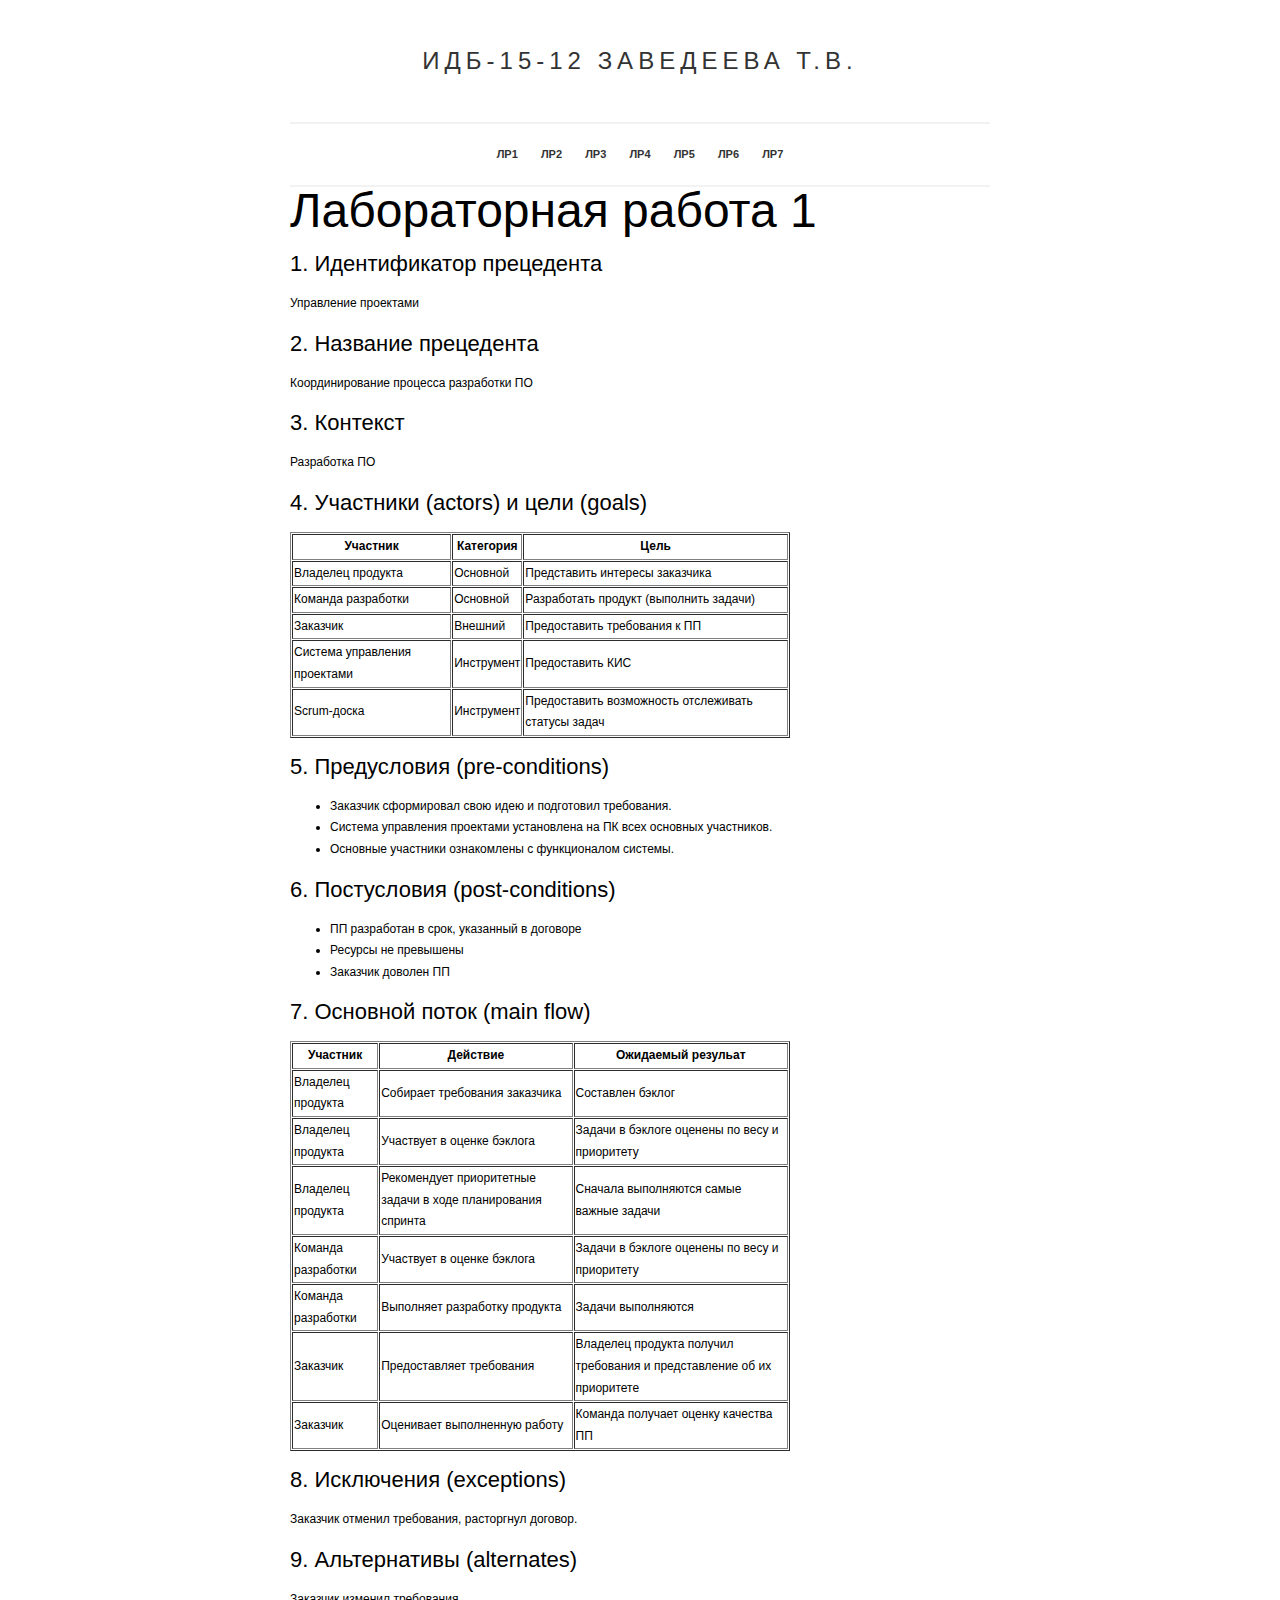
<file: not_index_anymore.html>
<!DOCTYPE HTML>
<html>
	<head>
    <title>Заведеева Т.В.</title>
    <meta charset="utf-8" />
  
<meta name="color:Background" content="#FFFFFF">
    <meta name="color:Body Text" content="#000000">
    <meta name="color:Links" content="#333333">
    <meta name="color:Title" content="#333333">
    <meta name="color:Meta" content="#CCCCCC">
    <meta name="color:Dividers" content="#F2F2F2">
    <meta name="image:Logo" content="">
    <meta name="select:Page Width" content="500px" title="Standard">
    <meta name="select:Page Width" content="700px" title="Wide">
    <meta name="if:Show Date" content="1">
    <meta name="if:Show Note Count" content="1">
    <meta name="if:Infinite Scroll" content="1">
    <meta name="if:Show Like Reblog Buttons" content="1">
    <meta name="text:Google Analytics ID" content="" />

    <style type="text/css">
      html {
        background-color: #FFFFFF;
            -webkit-font-smoothing: antialiased;
      }
      body {
        color: #000000;
        font-family: 'Helvetica Neue', "Arial", sans-serif;
        font-size: 12px;
        line-height:1.8em;
      }
      h1, h2, h3, h4, h5 {
        font-family: 'Montserrat', 'Helvetica Neue', "Arial", sans-serif;
        font-weight: 400;
      }
      h1 {
        font-size: 48px;
        line-height: 48px;
      }
      h2 {
        font-size: 32px;
        line-height: 38px;
      }
      h3 {
        font-size: 22px;
        line-height: 28px;
      }
      a:link, a:visited {
        color: #333333;
        text-decoration: none;
      }
      a:hover, a:active {
        text-decoration: underline;
      }
      hr {
        border:0 #aaa solid;
        border-top-width:1px;
        clear:both;
        height:0;
      }
      ol {
        list-style:decimal;
      }
      ul {
        list-style:disc;
        margin-left:0px;
      }
      li {
        margin-left:0px;
      }
      p, dl, hr, h1, h2, h3, h4, h5, h6, ol, ul, pre, table, address, fieldset {
        margin: 0 0 15px 0;
      }
      .wrapper {
        max-width: 500px;
        max-width:700px!important;
        margin: 0 auto;
        padding: 0 20px;
      }
      .header {
        margin:0 auto;
      }
      .logotitle {
        margin: 50px 0;
      }
      .logo {
        text-align: center;
      }
      .title {
        text-align: center;
        text-transform: uppercase;
        font-size: 24px;
        font-weight: 100;
        letter-spacing: 5px;
        font-family: 'Montserrat', 'Helvetica Neue', "Arial", sans-serif;
      }
      .title a {
        color: #333333;
      }
      .description {
        text-align: center;
        padding: 20px 0 20px 0;
        border-top: 2px solid #F2F2F2;
      }
      .nav {
        display:block;
        list-style: none;
        padding: 20px 0;
        margin: 0;
        text-align: center;
        font-size: 11px;
        text-transform: uppercase;
        font-weight: 700;
        border-top: 2px solid #F2F2F2;
        border-bottom: 2px solid #F2F2F2;
        font-family: 'Montserrat', 'Helvetica Neue', "Arial", sans-serif;
      }
      .nav li {
        margin: 10px;
        display: inline;
      }
      .posts {
        padding-top: 60px;
      }
      iframe {
        max-width: 100%;
      }
      .tumblr_video_container {
        width: 100% !important;
        height: 100% !important;
      }
      .header-posts {
        padding: 0;
      }
      .meta {
        display: block;
        height:14px;
        line-height:1em;
        font-family: 'Montserrat', 'Helvetica Neue', "Arial", sans-serif;
        padding-bottom:60px;
        margin-top: 10px;
        font-size:11px;
        color: #CCCCCC;
        text-transform: uppercase;
        border-bottom: 2px solid #F2F2F2;
      }
      .meta a {
        color: #CCCCCC;
      }
      .date {
        margin-right: 20px;
      }
      .quote {
        font-size: 30px;
        font-family: 'Merriweather', serif;
        letter-spacing: -1px;
        line-height: 1.2em;
        padding-bottom: 10px;
      }
      blockquote {
        margin-left: 20px;
        padding-left: 15px;
        border-left: 3px #999999 solid;
      }
      .chat {
        list-style: none;
        padding: 0;
      }
      .tags {
        display: block;
        list-style: none;
        padding: 0;
        margin: 10px 0 0 0;
      }
      .tags a {
        color: #CCCCCC;
      }
      .tags ul {
        list-style-type: none;
        display:inline;
        margin: 0;
        padding: 0;
      }
      .tags li {
        margin: 0;
        padding-right: 10px;
        display:inline;
      }
      .footer {
        text-align: center;
        padding-bottom: 25px;
        padding-top: 40px;
      }
      .notes {
        border-bottom: 2px solid #F2F2F2;
        list-style: none;
        padding: 20px 0 50px 0;
        margin: 30px 0 0 0;
        line-height: 2.2em;
      }
      .notes li {
        margin: 0;
      }
      .notes .avatar {
        margin: 0 5px 0 0;
        position: relative;
        top: 5px;
      }
      .notes blockquote {
        margin: 10px 0 0 35px;
        padding-left: 10px;
        border-left: 2px solid #999999;
      }
      .media {
        margin-bottom: 20px;
      }
      .posts img {
        width: 100%;
      }
      
      #infscr-loading, .pagination {
        display: none !important;
      }
      
     .pagination {
        text-align: center;
        font-weight:700;
        border-bottom: 2px solid #F2F2F2;
      }
      .pagination ul {
        list-style: none;
        padding: 10px 15px;
        margin: 10px 0;
      }
      .pagination li {
        margin: 0 2px 0 2px;
        display: inline;
      }
      #pagination a:link, #pageNav a:visited {
        padding: 0;
        margin: 0 2px;
        text-decoration: none;
      }
      #pagination a:hover, #pageNav a:active, #pageNav a.active:link, #pageNav a.active:visited {
        text-decoration: underline;
      }
      #older:after {
        content: " Â»";
      }
      #newer:before {
        content: "Â« ";
      }
      .datenotes {
        float: left;
      }
      .like-button {
        display: inline-block;
        float: right;
        padding: 3px 0 0 10px;
      }
      .reblog-button {
        display: inline-block;
        float: right;
        padding: 3px 0 0 0;
      }
      #install-btn {
        position:fixed;
        bottom: 0px;
        right:6px
      }
      .animated {
        -webkit-animation-fill-mode: both;
        -moz-animation-fill-mode: both;
        -ms-animation-fill-mode: both;
        -o-animation-fill-mode: both;
        animation-fill-mode: both;
        -webkit-animation-duration: 1s;
        -moz-animation-duration: 1s;
        -ms-animation-duration: 1s;
        -o-animation-duration: 1s;
        animation-duration: 1s;
      }
      .animated.hinge {
        -webkit-animation-duration: 1s;
        -moz-animation-duration: 1s;
        -ms-animation-duration: 1s;
        -o-animation-duration: 1s;
        animation-duration: 1s;
      }
      @-webkit-keyframes fadeInDown {
        0% {
          opacity: 0;
          -webkit-transform: translateY(-20px);
        }
        100% {
          opacity: 1;
          -webkit-transform: translateY(0);
        }
      }
      @-moz-keyframes fadeInDown {
        0% {
          opacity: 0;
          -moz-transform: translateY(-20px);
        }
        100% {
          opacity: 1;
          -moz-transform: translateY(0);
        }
      }
      @-o-keyframes fadeInDown {
        0% {
          opacity: 0;
          -o-transform: translateY(-20px);
        }
        100% {
          opacity: 1;
          -o-transform: translateY(0);
        }
      }
      @keyframes fadeInDown {
        0% {
          opacity: 0;
          transform: translateY(-20px);
        }
        100% {
          opacity: 1;
          transform: translateY(0);
        }
      }
      .fadeInDown {
        -webkit-animation-name: fadeInDown;
        -moz-animation-name: fadeInDown;
        -o-animation-name: fadeInDown;
        animation-name: fadeInDown;
      }
    </style>

</head>
	
<body>
		
    <div class="wrapper">
      <div class="header">
        <div class="logotitle animated fadeInDown">
          <div class="title">
            <a href="https://github.com/stankin/design-2019/wiki/%D0%98%D0%94%D0%91_15_12">ИДБ-15-12 Заведеева Т.В.</a>
          </div>
        </div>
        <ul class="nav">
		<li><a href="#лабораторная-работа-1" id="lr1-link"><span class="icon fa-th">ЛР1</span></a></li>
		<li><a href="#лабораторная-работа-2" id="lr2-link"><span class="icon fa-th">ЛР2</span></a></li>
		<li><a href="#лабораторная-работа-3" id="lr3-link"><span class="icon fa-th">ЛР3</span></a></li>
		<li><a href="#лабораторная-работа-4" id="lr4-link"><span class="icon fa-th">ЛР4</span></a></li>
		<li><a href="#лабораторная-работа-5" id="lr5-link"><span class="icon fa-th">ЛР5</span></a></li>
		<li><a href="#лабораторная-работа-6" id="lr6-link"><span class="icon fa-th">ЛР6</span></a></li>
		<li><a href="#лабораторная-работа-7" id="lr7-link"><span class="icon fa-th">ЛР7</span></a></li>
        </ul>
	</div>
	    	
	
	<section id="lr1">
		<h1>Лабораторная работа 1</h1>

<h3>1. Идентификатор прецедента</h3>

<p>Управление проектами</p>

<h3>2. Название прецедента</h3>

<p>Координирование процесса разработки ПО</p>

<h3>3. Контекст</h3>

<p>Разработка ПО</p>

<h3>4. Участники (actors) и цели (goals)</h3>

<table border="1" cellpadding="1" cellspacing="1" style="width:500px">
	<thead>
		<tr>
			<th scope="col">Участник</th>
			<th scope="col">Категория</th>
			<th scope="col">Цель</th>
		</tr>
	</thead>
	<tbody>
		<tr>
			<td>Владелец продукта</td>
			<td>Основной</td>
			<td>Представить интересы заказчика</td>
		</tr>
		<tr>
			<td>Команда разработки</td>
			<td>Основной</td>
			<td>Разработать продукт (выполнить задачи)</td>
		</tr>
		<tr>
			<td>Заказчик</td>
			<td>Внешний</td>
			<td>Предоставить требования к ПП</td>
		</tr>
		<tr>
			<td>Система управления проектами</td>
			<td>Инструмент</td>
			<td>Предоставить КИС</td>
		</tr>
		<tr>
			<td>Scrum-доска</td>
			<td>Инструмент</td>
			<td>Предоставить возможность отслеживать статусы задач</td>
		</tr>
	</tbody>
</table>

<h3>5. Предусловия (pre-conditions)</h3>

<ul>
	<li>Заказчик сформировал свою идею&nbsp;и подготовил требования.</li>
	<li>Система управления проектами установлена на ПК всех основных участников.</li>
	<li>Основные участники ознакомлены с функционалом системы.</li>
</ul>

<h3>6. Постусловия (post-conditions)</h3>

<ul>
	<li>ПП разработан в срок, указанный в договоре&nbsp;</li>
	<li>Ресурсы не превышены</li>
	<li>Заказчик доволен ПП</li>
</ul>

<h3>7. Основной поток (main flow)</h3>

<table border="1" cellpadding="1" cellspacing="1" style="width:500px">
	<thead>
		<tr>
			<th scope="col">Участник</th>
			<th scope="col">Действие</th>
			<th scope="col">Ожидаемый резульат</th>
		</tr>
	</thead>
	<tbody>
		<tr>
			<td>Владелец продукта</td>
			<td>Собирает требования заказчика</td>
			<td>Составлен бэклог</td>
		</tr>
		<tr>
			<td>Владелец продукта</td>
			<td>Участвует в оценке бэклога</td>
			<td>Задачи в бэклоге оценены по весу и приоритету</td>
		</tr>
		<tr>
			<td>Владелец продукта</td>
			<td>Рекомендует приоритетные задачи в ходе планирования спринта</td>
			<td>Сначала выполняются самые важные задачи</td>
		</tr>
		<tr>
			<td>Команда разработки</td>
			<td>Участвует в оценке бэклога</td>
			<td>Задачи в бэклоге оценены по весу и приоритету</td>
		</tr>
		<tr>
			<td>Команда разработки</td>
			<td>Выполняет разработку продукта</td>
			<td>Задачи выполняются</td>
		</tr>
		<tr>
			<td>Заказчик</td>
			<td>Предоставляет требования</td>
			<td>Владелец продукта получил требования и представление об их приоритете</td>
		</tr>
		<tr>
			<td>Заказчик</td>
			<td>Оценивает выполненную работу</td>
			<td>Команда получает оценку качества ПП</td>
		</tr>
	</tbody>
</table>

<h3>8. Исключения (exceptions)</h3>

<p>Заказчик отменил требования, расторгнул договор.&nbsp;</p>

<h3>9. Альтернативы (alternates)</h3>

<p>Заказчик изменил требования.</p>

	</section>
	    </div>
</body>
</html>
</file>
<file: css/multiply-defense.css>
html, body {
  margin: 0;
}
#game-canvas {
  background: #333;
  width: 320px;
  margin-top: 20px;
}
#ui {
  position: absolute;
  bottom: 0;
  left: 0;
  background: #efefef;
}
#ui a {
  display: block;
  padding: 20px;
  text-decoration: none;
  color: #000;
}
#fps {
  position: fixed;
  left: 0;
  top: 20px;
  background: rgba(0, 0, 0, 0.8);
  color: #ffffff;
  padding: 5px;
  border-bottom-right-radius: 3px;
}
</file>
<file: css/style.css>
.font-regular {
  font-family: "Source Sans Pro", sans-serif;
  font-weight: 300;
  font-size: 20px;
}

.font-black {
  font-family: "Source Sans Pro", sans-serif;
  font-weight: 600;
  font-size: 20px;
}

.font-semibold {
  font-family: "Montserrat", sans-serif;
  font-weight: 600;
}

.font-light {
  font-family: "Montserrat", sans-serif;
  font-weight: 300;
}

* {
  position: relative;
}

.breaker {
  clear: both;
  font-size: 1px;
  line-height: 1px;
  height: 1px;
}

html, body {
  height: 100%;
  width: 100%;
}

body {
  background-color: #2f2f2f;
  font-family: "Montserrat", sans-serif;
  font-weight: normal;
  overflow-x: hidden;
  -webkit-font-smoothing: antialiased !important;
}

.justify-text {
  text-align: justify;
}

.navbar {
  background-color: rgba( 255, 255, 2555, .0);
  border-bottom: 0 none;
  font-size: 12px;
  transition: .25s all linear;
}

.navbar .nav a {
  color: #fff;
  font-weight: 400;
  font-size: 16px;
}

.navbar .nav a:hover, .navbar .nav a:focus {
  background: none;
}
.navbar .active a {
  border-bottom: 2px solid #F1C40F;
}

.navbar-scrolled {
  background-color: rgba( 0, 0, 0, .5);
}

.navbar-toggle i {
  color: #fff;
  font-size: 22px;
}

@media (min-width: 768px) and (max-width: 991px) {
  #process .content-row h2 {
    min-height: 6em;
  }
}

@media (max-width: 767px) {
  .navbar-collapse {
    background-color: rgba( 0, 0, 0, .8);
  }
}

:focus {
  outline: none;
}

::-moz-focus-inner {
  border: 0;
}

.slide {
  background-position: center center;
  background-repeat: no-repeat;
  padding-bottom: 65px;
  padding-top: 50px;
  text-align: center;
}

#intro {
  background-image: url('../img/bg4.jpg');
  color: #ffffff;
  -webkit-background-size: 100%;
  -moz-background-size: 100%;
  -o-background-size: 100%;
  background-size: 100%;
  -webkit-background-size: cover;
  -moz-background-size: cover;
  -o-background-size: cover;
  background-size: cover;
  width: 100%;
  background-attachment: relative;
  background-position: center center;
}

#intro h1 {
  padding-top: 130px;
}

@media (max-width: 991px) {
  #intro {
    background-position: -70% 0, 170% 0;
  }
}

@media (max-width: 767px) {
  #intro {
    background-image: none;
  }
}

#home-row-1, #home-row-2 {
  padding-top: 25px;
}

#home-row-1 h1 {
  font-size: 54px;
}

#home-row-1 h4 {
  font-size: 32px;
}

#home-row-2 {
  font-size: 25px;
}

#home-row-2 .col-12 {
  height: 232px;
  padding-top: 30px;
}

#home-row-2 .col-12 .home-hover {
  height: 166px;
  overflow: hidden;
  padding-top: 26px;
  transition: all ease-in .5s;
}

#home-row-2 .col-12 .home-hover:hover {
  height: 166px;
  padding-top: 0;
}

@media (max-width: 767px) {
  #home-row-1, #home-row-2 {
    padding-top: 16px;
  }
  #home-row-1 h1 {
    font-size: 35px;
  }
  #home-row-1 h4 {
    font-size: 21px;
  }
  #home-row-2 {
    font-size: 16px;
  }
}

#lr1 {
  background-color: #2C4305;
  color: #e4e6e5;
  padding-top: 90px;
}
.title-row {
  font-size: 45px;
  padding-bottom: 50px;
}

#lr2 {
  background-color: #766A00;
  color: #e4e6e5;
  padding-top: 90px;
}
.title-row {
  font-size: 45px;
  padding-bottom: 50px;
}

#lr3 {
  background-color: #C6930A;
  color: #e4e6e5;
  padding-top: 90px;
}
.title-row {
  font-size: 45px;
  padding-bottom: 50px;
}

#lr4 {
  background-color: #DD7500;
  color: #e4e6e5;
  padding-top: 90px;
}
.title-row {
  font-size: 45px;
  padding-bottom: 50px;
}

#lr5 {
  background-color: #D14414;
  color: #e4e6e5;
  padding-top: 90px;
}
.title-row {
  font-size: 45px;
  padding-bottom: 50px;
}

#lr6 {
  background-color: #AF1E2D;
  color: #e4e6e5;
  padding-top: 90px;
}
.title-row {
  font-size: 45px;
  padding-bottom: 50px;
}

#lr7 {
  background-color: #5E2154;
  color: #e4e6e5;
  padding-top: 90px;
}
.title-row {
  font-size: 45px;
  padding-bottom: 50px;
}

#slide-7 {
  background-color: #002654;
  color: #e4e6e5;
  font-size: 35px;
  line-height: 50px;
  text-align: center;
}

#lightbox-out {
  background-color: rgba( 0, 0, 0, 0.7);
  height: 100%;
  position: fixed;
  width: 100%;
  z-index: 99999;
}

.with-hover-text span {
  display: none;
}

.zoom {
  background-image: url('../img/zoom.png');
  background-position: center center;
  background-repeat: no-repeat;
  height: 100%;
  left: 0;
  position: absolute;
  top: 0;
  width: 100%;
  z-index: 999;
}

#arrows {
  bottom: 10%;
  height: 80px;
  position: fixed;
  right: 10%;
  width: 80px;
  z-index: 1000;
}

#arrows div {
  background-image: url('../img/website-arrows.png');
  cursor: pointer;
  height: 30px;
  position: absolute;
  width: 30px;
}

#arrows div.disabled {
  cursor: default;
}

#arrow-up {
  background-position: 30px 0;
  left: 25px;
  top: 0;
}

#arrow-up.disabled {
  background-position: 0 0;
}

#arrow-down {
  background-position: 30px -30px;
  left: 25px;
  bottom: 0;
}

#arrow-down.disabled {
  background-position: 0 -30px;
}

#arrow-left {
  background-position: 30px -60px;
  left: 0;
  top: 25px;
}

#arrow-left.disabled {
  background-position: 0 -60px;
}

#arrow-right {
  background-position: 30px -90px;
  right: 0;
  top: 25px;
}

#arrow-right.disabled {
  background-position: 0 -90px;
}

.navigation-slide {
  cursor: pointer;
  text-align: center;
}

.navigation-slide-a {
  color: #fff !important;
  text-decoration: none !important;
}
/* Copyrights */

#copyrights {
  background: #222222;
  padding: 20px 0;
  text-align: center;
  color: #fff;
}

#copyrights p {
  margin-bottom: 5px;
}

#copyrights a {
  color: #F1C40F;
}
.credits {
  color: #999;
}
</file>
